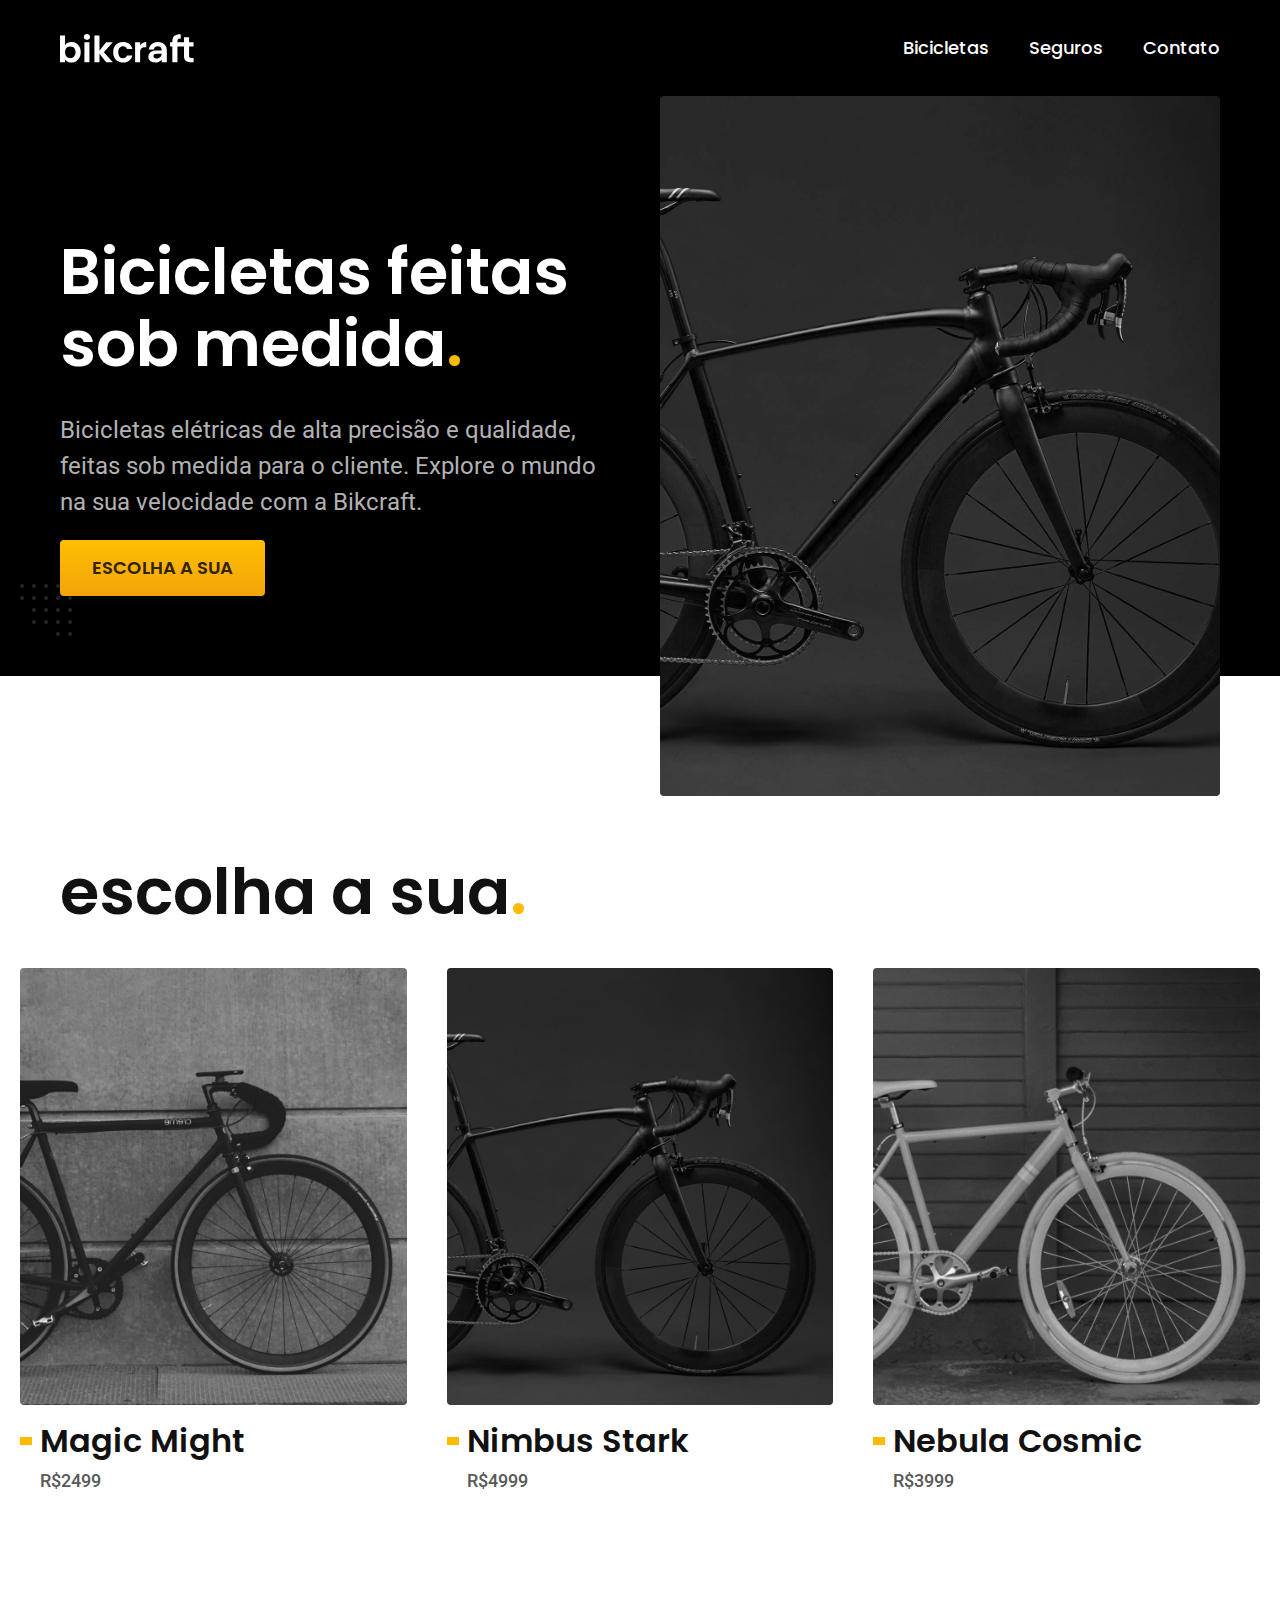
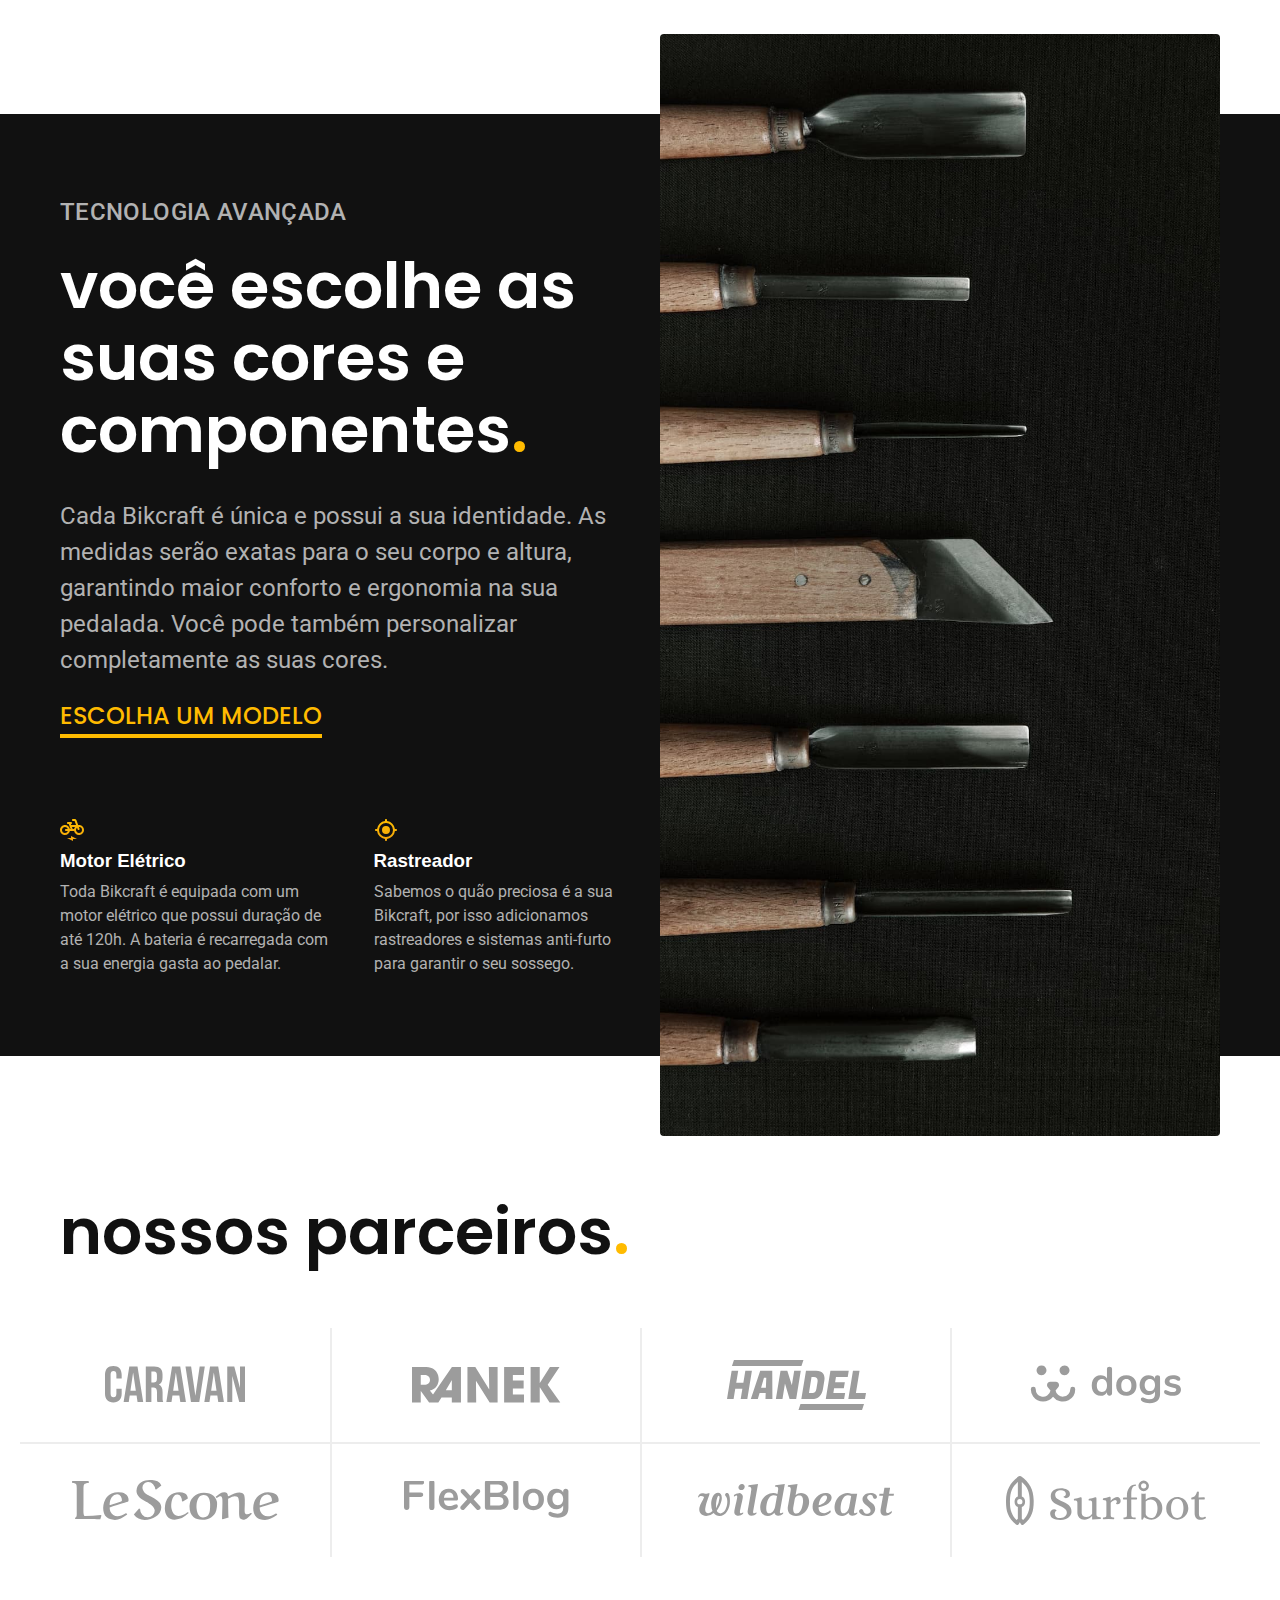
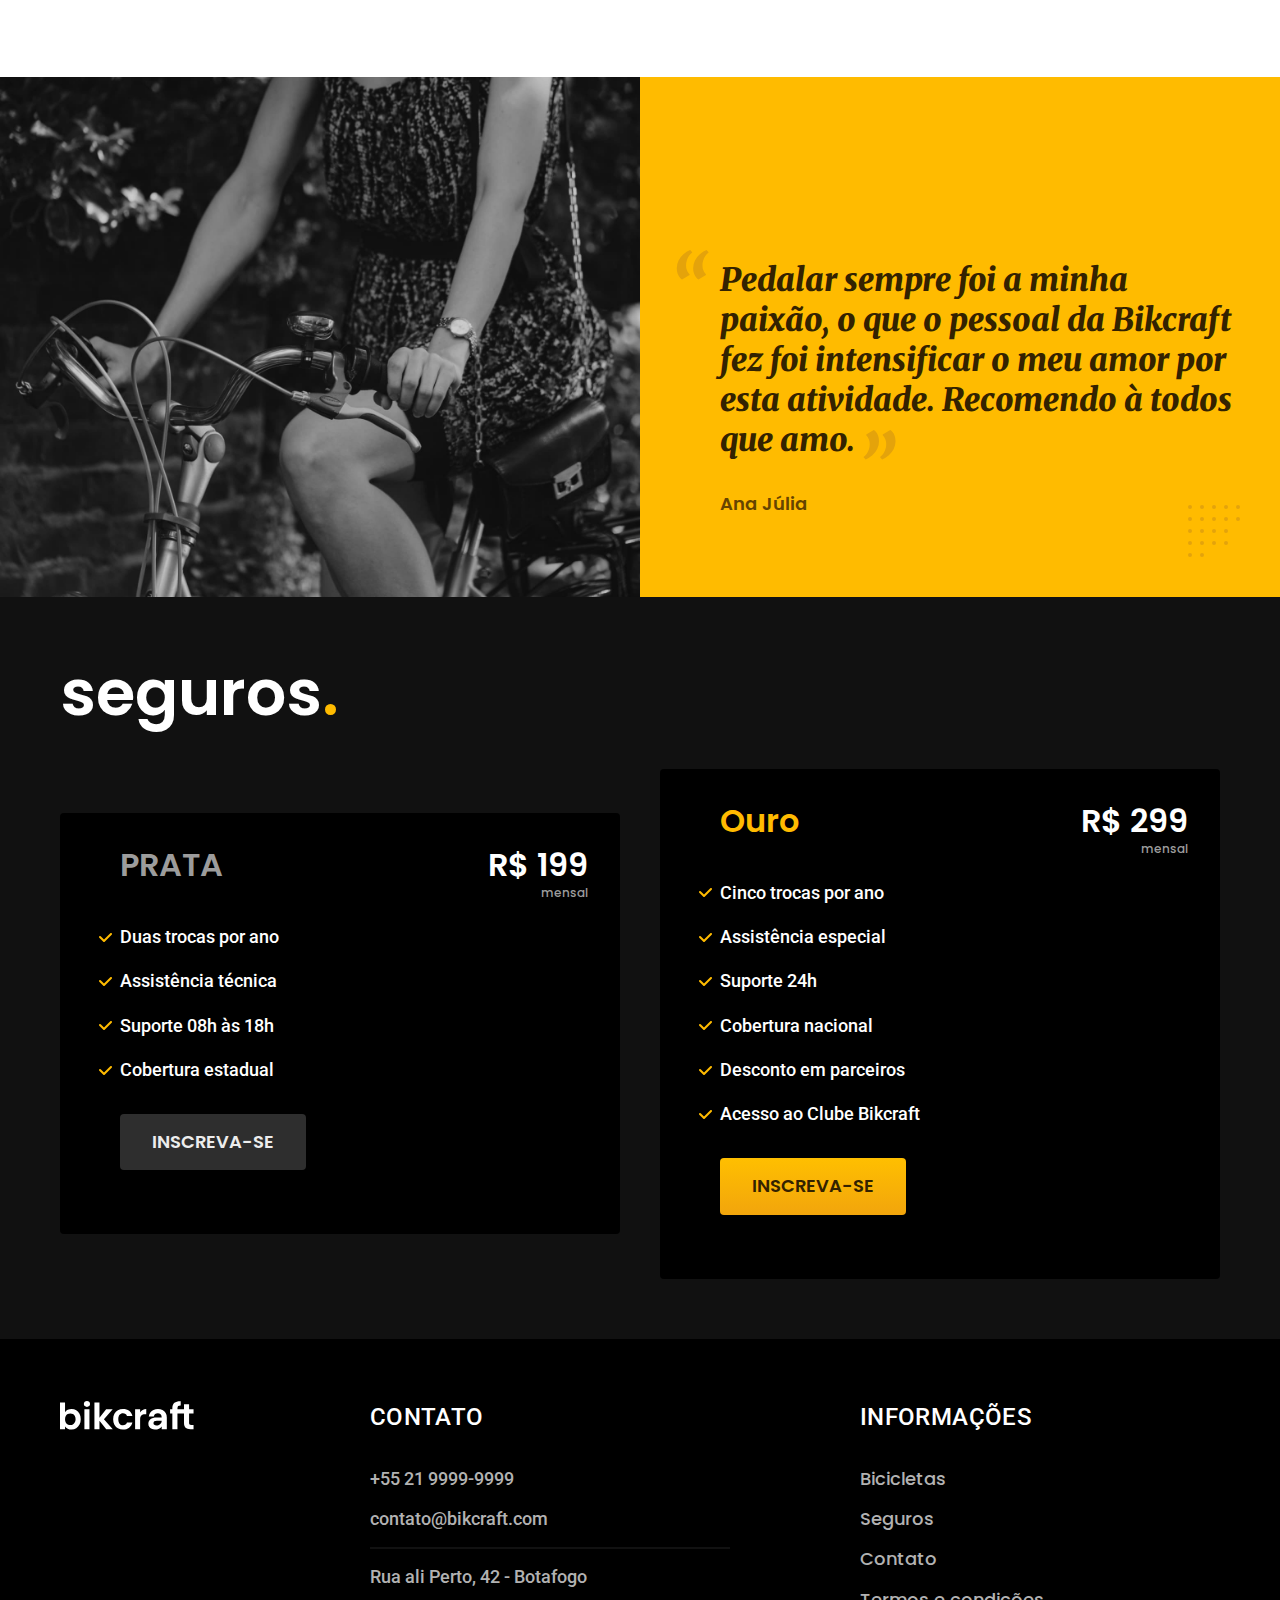
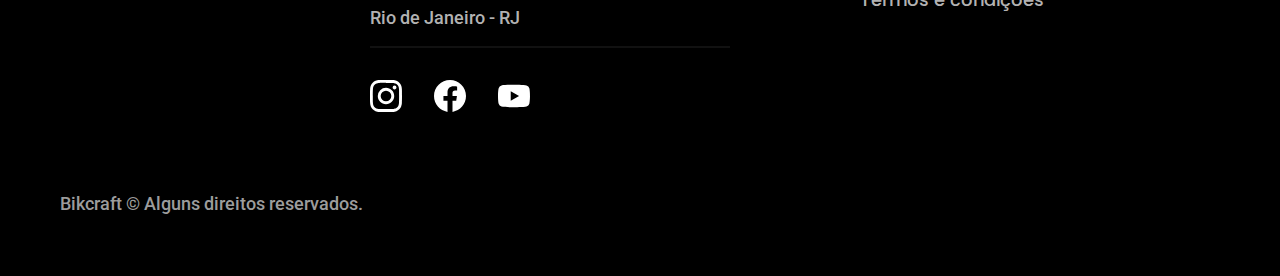
<file: index.html>
<!DOCTYPE html>
<html lang="pt-br">

<head>
  <meta charset="UTF-8">
  <meta http-equiv="X-UA-Compatible" content="IE=edge">
  <meta name="viewport" content="width=device-width, initial-scale=1.0">
  <meta name="description" content="Bicicletas elétricas de alta precisão e qualidade,  feitas sob medida para o cliente. Explore o mundo na sua velocidade com a Bikcraft.">
  <title>Bikcraft - Bicicletas Elétricas</title>

  <link rel="icon" href="./favicon.svg" type="image/svg+xml">
  <link rel="preload" href="./css/index.css" as="style">
  <link rel="stylesheet" href="./css/index.css">
  <link rel="preconnect" href="https://fonts.googleapis.com">
  <link rel="preconnect" href="https://fonts.gstatic.com" crossorigin>
  <link href="https://fonts.googleapis.com/css2?family=Merriweather:ital,wght@1,900&family=Poppins:wght@400;600&family=Roboto:wght@400;500&display=swap" rel="stylesheet">

  <script>
    document.documentElement.classList.add('js');
  </script>
</head>

<body>
  <header class="header-bg">
    <div class="container header">
      <a href="./"><img class="logobikcraft" src="./img/bikcraft.svg" width="136" height="32" alt="logo bikcraft"></a>


      <nav aria-label="primaria">
        <ul class="header-menu font-1-m cor-0">
          <li><a href="./bicicletas.html">Bicicletas</a></li>
          <li><a href="./seguros.html">Seguros</a></li>
          <li><a href="./contato.html">Contato</a></li>
        </ul>
      </nav>
    </div>
  </header>
  <main class="introducao-bg">
    <div class="container introducao">
      <div class="introducao-conteudo">
        <h1 class="font-1-xxl cor-0 fadeInDown" data-anime="200">Bicicletas feitas sob medida<span class="cor-p1">.</span></h1>
        <p class="font-2-l cor-5 fadeInDown" data-anime="400">Bicicletas elétricas de alta precisão e qualidade, feitas sob medida para o cliente. Explore o mundo na sua velocidade com a Bikcraft.</p>
        <a class="botao fadeInDown" data-anime="600" href="./bicicletas.html">Escolha a sua</a>
      </div>
      <picture data-anime="800" class="fadeInDown">
        <source media="(max-width: 800px)" srcset="./img/bicicletas/nimbus.jpg">
        <img src="./img/fotos/introducao.jpg" width="1280" height="1600" alt="Bicicleta elétrica preta" height="560">
      </picture>
    </div>
  </main>

  <article class="bicicletas-lista">
    <h2 class="container font-1-xxl">escolha a sua<span class="cor-p1">.</span></h2>

    <ul class="bicicletas-lista-item">

      <li>
        <a href="./bicicletas/magic.html">
          <img src="./img/bicicletas/magic-home.jpg" width="920" height="1040" alt="Bicicleta preta">
          <h3 class="font-1-xl">Magic Might</h3>
          <span class="font-2-m cor-8">R$2499</span>
        </a>
      </li>
      <li>
        <a href="./bicicletas/nimbus.html">
          <img src="./img/bicicletas/nimbus-home.jpg" width="920" height="1040" alt="Bicicleta preta">
          <h3 class="font-1-xl">Nimbus Stark</h3>
          <span class="font-2-m cor-8">R$4999</span>
        </a>
      </li>
      <li>
        <a href="./bicicletas/nebula.html">
          <img src="./img/bicicletas/nebula-home.jpg" width="920" height="1040" alt="Bicicleta preta">
          <h3 class="font-1-xl">Nebula Cosmic</h3>
          <span class="font-2-m cor-8">R$3999</span>
        </a>
      </li>
    </ul>
  </article>

  <article class="tecnologia-bg">
    <div class=" tecnologia container">
      <div class="tecnologia-conteudo">
        <span class="font-2-l-b cor-5">Tecnologia avançada</span>
        <h2 class="font-1-xxl cor-0">você escolhe as suas cores e componentes<span class="cor-p1">.</span></h2>
        <p class="font-2-l cor-5">Cada Bikcraft é única e possui a sua identidade. As medidas serão exatas para o seu corpo e altura, garantindo maior conforto e ergonomia na sua pedalada. Você pode também personalizar completamente as suas cores.</p>
        <a class=" link" href="./bicicletas.html">Escolha um modelo</a>
        <div class="tecnologia-vantagens">
          <div>
            <img src="./img/icones/eletrica.svg" alt="">
            <h3 class="font 1-m cor-0">Motor Elétrico</h3>
            <p class="font-2-s cor-5">Toda Bikcraft é equipada com um motor elétrico que possui duração de até 120h. A bateria é recarregada com a sua energia gasta ao pedalar.</p>
          </div>
          <div>
            <img src="./img/icones/rastreador.svg" alt="">
            <h3 class="font 1-m cor-0">Rastreador</h3>
            <p class="font-2-s cor-5">Sabemos o quão preciosa é a sua Bikcraft, por isso adicionamos rastreadores e sistemas anti-furto para garantir o seu sossego.</p>
          </div>
        </div>
      </div>
      <div class="tecnologia-imagem">
        <img src="./img/fotos/tecnologia.jpg" alt="">
      </div>
    </div>
  </article>

  <section class="parceiros" aria-label="Nossos Parceiros">
    <h2 class="container font-1-xxl cor-11">nossos parceiros<span class="cor-p1">.</span></h2>
    <ul>
      <li><img src="./img/parceiros/caravan.svg" width="140" height="38" alt="caravan"></li>
      <li><img src="./img/parceiros/ranek.svg" width="149" height="36" alt=""></li>
      <li><img src="./img/parceiros/handel.svg" width="139" height="50" alt="handel"></li>
      <li><img src="./img/parceiros/dogs.svg" width="152" height="39" alt="dogs"></li>
      <li><img src="./img/parceiros/lescone.svg" width="208" height="41" alt="lescone"></li>
      <li><img src="./img/parceiros/flexblog.svg" width="165" height="38" alt="flexblog"></li>
      <li><img src="./img/parceiros/wildbeast.svg" width="196" height="34" alt="wildbeast"></li>
      <li><img src="./img/parceiros/surfbot.svg" width="200" height="49" alt="surfbot"></li>
    </ul>
  </section>

  <section class="depoimento" aria-label="Depoimento">
    <div>
      <img src="./img/fotos/depoimento.jpg" width="1560" height="1360" alt="pessoa pedalando com uma bicicleta bikcraft">
    </div>
    <div class="depoimento-conteudo">
      <blockquote class="font-1-xl cor-p5">
        <p>Pedalar sempre foi a minha paixão, o que o pessoal da Bikcraft fez foi intensificar o meu amor por esta atividade. Recomendo à todos que amo.
        </p>
      </blockquote>
      <span class="font-1-m-b cor-p4">Ana Júlia</span>
    </div>
  </section>

  <article class="seguros-bg">
    <div class="container seguros ">
      <h2 class="font-1-xxl cor-0">seguros<span class="cor-p1">.</span></h2>
      <div class="seguros-item">
        <h3 class="font-1-xl cor-6">PRATA</h3>
        <span class="font-1-xl cor-0">R$ 199 <span class="font-1-xs cor-6">mensal</span></span>
        <ul class="font-2-m cor-0">
          <li>Duas trocas por ano</li>
          <li>Assistência técnica</li>
          <li>Suporte 08h às 18h</li>
          <li>Cobertura estadual</li>
        </ul>
        <a class="botao secundario" href="./orcamento.html">Inscreva-se</a>
      </div>
      <div class="seguros-item">
        <h3 class="font-1-xl cor-p1">Ouro</h3>
        <span class="font-1-xl cor-0">R$ 299 <span class="font-1-xs cor-6">mensal</span></span>
        <ul class="font-2-m cor-0">
          <li>Cinco trocas por ano</li>
          <li>Assistência especial</li>
          <li>Suporte 24h</li>
          <li>Cobertura nacional</li>
          <li>Desconto em parceiros</li>
          <li>Acesso ao Clube Bikcraft</li>
        </ul>
        <a class="botao" href="./orcamento.html">Inscreva-se</a>
      </div>
    </div>
  </article>

  <footer class="footer-bg">
    <div class="footer container">
      <img src="./img/bikcraft.svg" width="136" height="32" alt="Bikcraft">

      <div class="footer-contato">
        <h3 class="font-2-l-b cor-0">Contato</h3>
        <ul class="cor-5 font-2-m">
          <li><a href="tel:+552199999999">+55 21 9999-9999</a></li>
          <li><a href="mailto:contato@bikcraft.com">contato@bikcraft.com</a></li>
          <li>Rua ali Perto, 42 - Botafogo</li>
          <li>Rio de Janeiro - RJ</li>
        </ul>
        <div class="footer-redes">
          <a href="./">
            <img src="./img/redes/instagram.svg" alt="Instagram">
          </a>
          <a href="./">
            <img src="./img/redes/facebook.svg" alt="Facebook">
          </a>
          <a href="./">
            <img src="./img/redes/youtube.svg" alt="Youtube">
          </a>
        </div>
      </div>

      <div class="footer-informacoes">
        <h3 class="font-2-l-b cor-0">INFORMAÇÕES</h3>
        <nav>
          <ul class="font-1-m cor-5">
            <li><a href="./bicicletas.html">Bicicletas</a></li>
            <li><a href="./seguros.html">Seguros</a></li>
            <li><a href="./contato.html">Contato</a></li>
            <li><a href="./termos.html">Termos e condições</a></li>
          </ul>
        </nav>
      </div>
      <p class="footer-copy font-2-m cor-6">Bikcraft © Alguns direitos reservados.</p>
    </div>
  </footer>

  <script src="./js/plugins/simple-anime.js"></script>
  <script src="./js/script.js"></script>

</body>

</html>
</file>
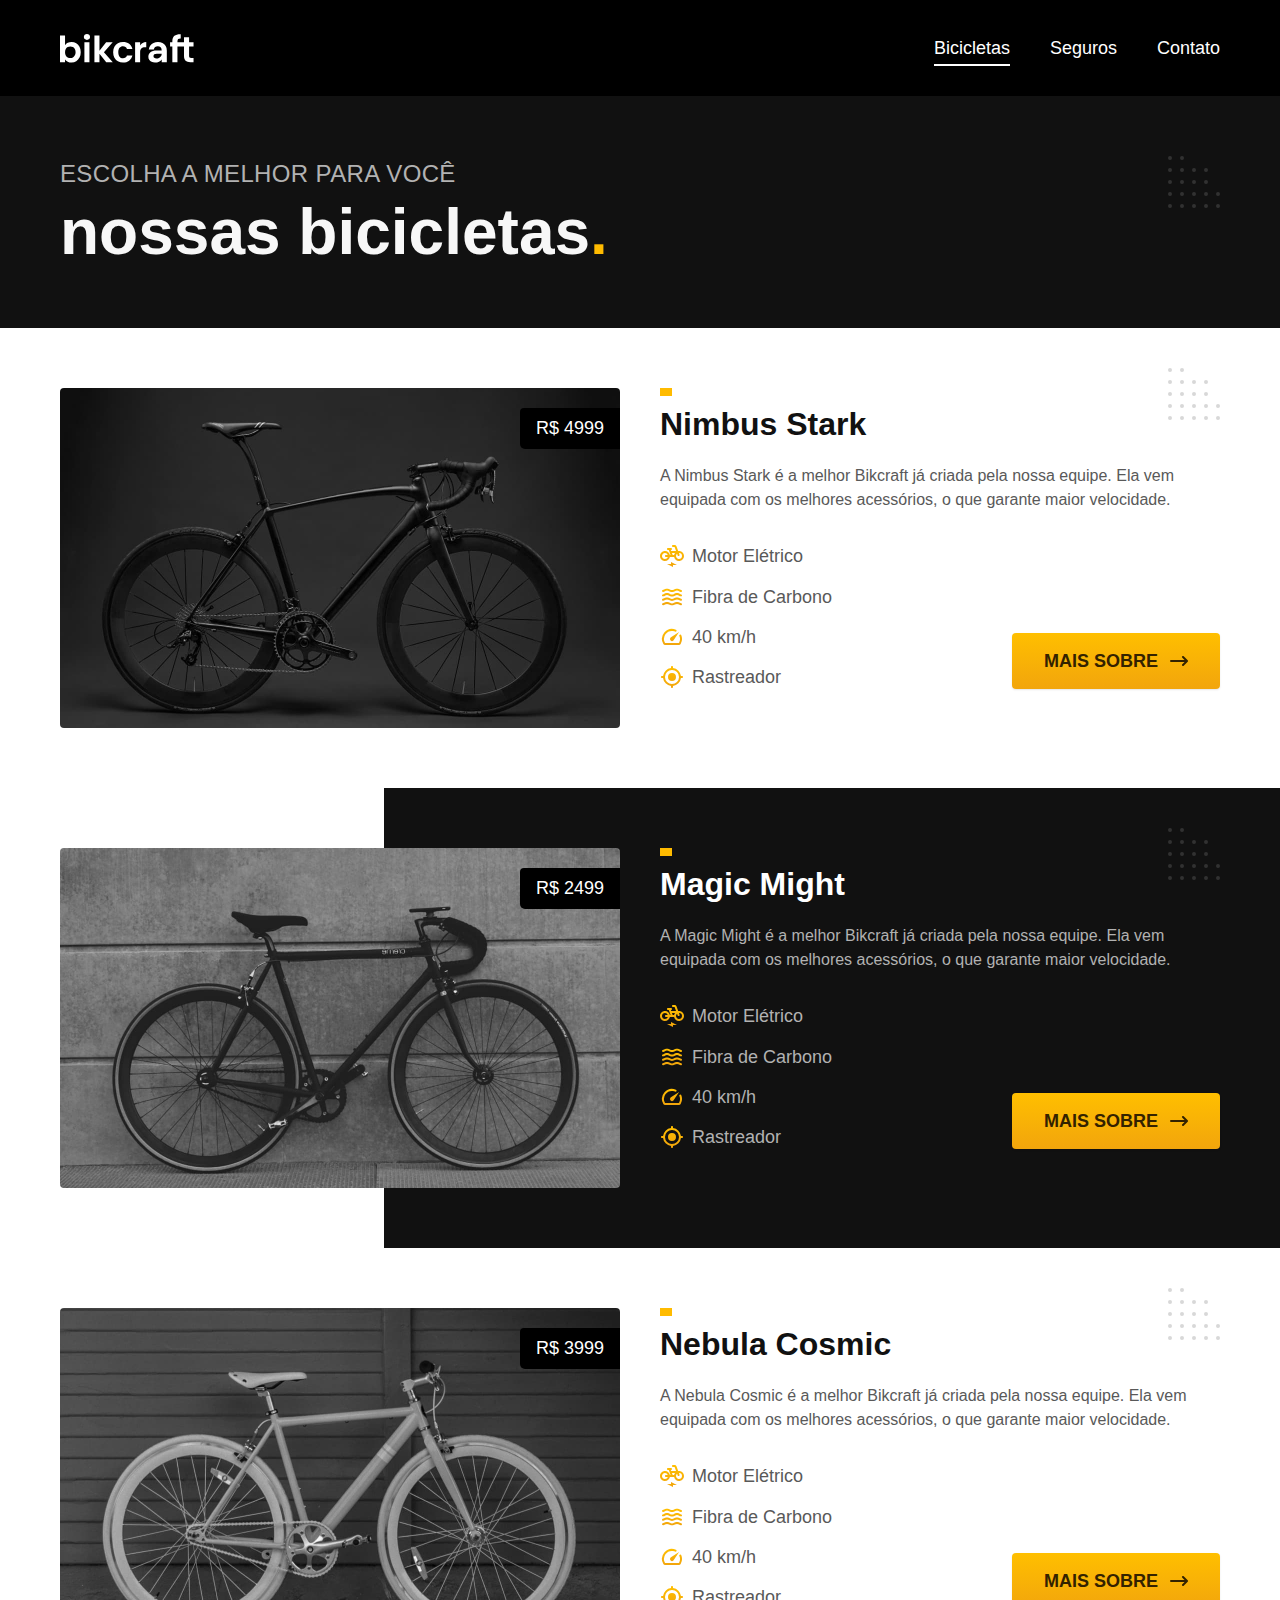
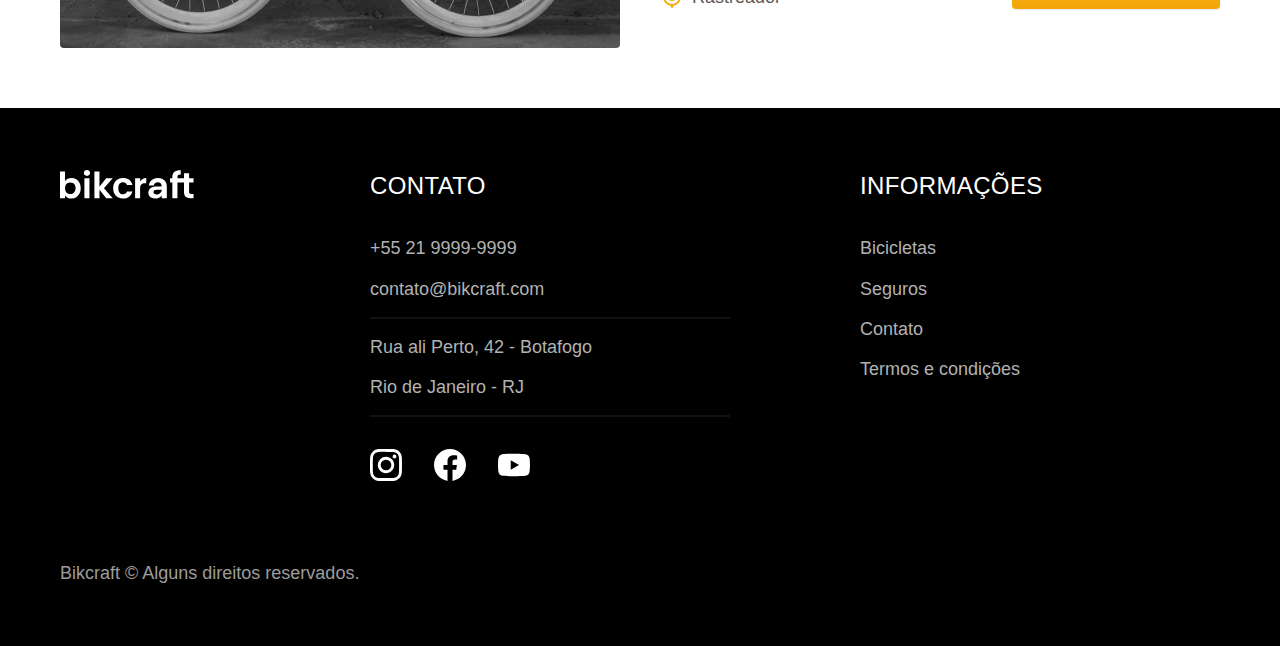
<file: bicicletas.html>
<!DOCTYPE html>
<html lang="en">

<head>
  <meta charset="UTF-8">
  <meta http-equiv="X-UA-Compatible" content="IE=edge">
  <meta name="viewport" content="width=device-width, initial-scale=1.0">
  <meta name="terms" content="Termos e condições da Bikcraft">
  <title>Bicicletas - Bikcraft</title>
  <link rel="icon" href="./favicon.svg" type="image/svg+xml">
  <link rel="preload" href="./css/index.css" as="style">
  <link rel="stylesheet" href="./css/index.css">
  <script>
    document.documentElement.classList.add('js');
  </script>
</head>

<body id="bicicletas">
  <header class="header-bg">
    <div class="container header">
      <a href="./"><img class="logobikcraft" src="./img/bikcraft.svg" alt="logo bikcraft"></a>


      <nav aria-label="primaria">
        <ul class="header-menu font-1-m cor-0">
          <li><a href="./bicicletas.html">Bicicletas</a></li>
          <li><a href="./seguros.html">Seguros</a></li>
          <li><a href="./contato.html">Contato</a></li>
        </ul>
      </nav>
    </div>
  </header>

  <main>
    <div class="titulo-bg">
      <div class="container titulo">
        <p class="font-2-l-b cor-5">Escolha a melhor para você</p>
        <h1 class="font-1-xxl cor-1">nossas bicicletas<span class="cor-p1">.</span></h1>
      </div>
    </div>

    <div class="container bicicletas">
      <div class="bicicletas-imagem">
        <img src="./img/bicicletas/nimbus.jpg" alt="">
        <span class="font-2-m cor-0 bicicletas-preco">R$ 4999</span>
      </div>
      <div class="bicicletas-conteudo">
        <h2 class="font-1-xl">Nimbus Stark</h2>
        <p class="font-2-s cor-8">A Nimbus Stark é a melhor Bikcraft já criada pela nossa equipe. Ela vem equipada com os melhores acessórios, o que garante maior velocidade.</p>
        <ul class="font-1-m cor-8">
          <li> <img src="./img/icones/eletrica.svg" alt=""> Motor Elétrico</li>
          <li> <img src="./img/icones/carbono.svg" alt="">Fibra de Carbono</li>
          <li> <img src="./img/icones/velocidade.svg" alt="">40 km/h</li>
          <li> <img src="./img/icones/rastreador.svg" alt="">Rastreador</li>
        </ul>
        <a class="botao seta" href="./bicicletas/nimbus.html">Mais sobre</a>
      </div>

    </div>
    <div class="bicicletas-bg">
      <div class="container bicicletas">
        <div class="bicicletas-imagem"><img src="./img/bicicletas/magic.jpg" alt="">
          <span class="font-2-m cor-0 bicicletas-preco">R$ 2499</span>
        </div>
        <div class="bicicletas-conteudo">
          <h2 class="font-1-xl cor-0">Magic Might</h2>
          <p class="font-2-s cor-5">A Magic Might é a melhor Bikcraft já criada pela nossa equipe. Ela vem equipada com os melhores acessórios, o que garante maior velocidade.</p>
          <ul class="font-1-m cor-5">
            <li> <img src="./img/icones/eletrica.svg" alt=""> Motor Elétrico</li>
            <li> <img src="./img/icones/carbono.svg" alt="">Fibra de Carbono</li>
            <li> <img src="./img/icones/velocidade.svg" alt="">40 km/h</li>
            <li> <img src="./img/icones/rastreador.svg" alt="">Rastreador</li>
          </ul>
          <a class="botao seta" href="./bicicletas/magic.html">Mais sobre</a>
        </div>

      </div>
    </div>

    <div class="container bicicletas">
      <div class="bicicletas-imagem">
        <img src="./img/bicicletas/nebula.jpg" alt="">
        <span class="font-2-m cor-0 bicicletas-preco">R$ 3999</span>
      </div>
      <div class="bicicletas-conteudo">
        <h2 class="font-1-xl">Nebula Cosmic</h2>
        <p class="font-2-s cor-8">A Nebula Cosmic é a melhor Bikcraft já criada pela nossa equipe. Ela vem equipada com os melhores acessórios, o que garante maior velocidade.</p>
        <ul class="font-1-m cor-8">
          <li> <img src="./img/icones/eletrica.svg" alt=""> Motor Elétrico</li>
          <li> <img src="./img/icones/carbono.svg" alt="">Fibra de Carbono</li>
          <li> <img src="./img/icones/velocidade.svg" alt="">40 km/h</li>
          <li> <img src="./img/icones/rastreador.svg" alt="">Rastreador</li>
        </ul>
        <a class="botao seta" href="./bicicletas/nebula.html">Mais sobre</a>
      </div>

    </div>

  </main>
  <footer class="footer-bg">
    <div class="footer container">
      <img src="./img/bikcraft.svg" alt="Bikcraft">

      <div class="footer-contato">
        <h3 class="font-2-l-b cor-0">Contato</h3>
        <ul class="cor-5 font-2-m">
          <li><a href="tel:+552199999999">+55 21 9999-9999</a></li>
          <li><a href="mailto:contato@bikcraft.com">contato@bikcraft.com</a></li>
          <li>Rua ali Perto, 42 - Botafogo</li>
          <li>Rio de Janeiro - RJ</li>
        </ul>
        <div class="footer-redes">
          <a href="./">
            <img src="./img/redes/instagram.svg" alt="Instagram">
          </a>
          <a href="./">
            <img src="./img/redes/facebook.svg" alt="Facebook">
          </a>
          <a href="./">
            <img src="./img/redes/youtube.svg" alt="Youtube">
          </a>
        </div>
      </div>

      <div class="footer-informacoes">
        <h3 class="font-2-l-b cor-0">INFORMAÇÕES</h3>
        <nav>
          <ul class="font-1-m cor-5">
            <li><a href="./bicicletas.html">Bicicletas</a></li>
            <li><a href="./seguros.html">Seguros</a></li>
            <li><a href="./contato.html">Contato</a></li>
            <li><a href="./termos.html">Termos e condições</a></li>
          </ul>
        </nav>
      </div>
      <p class="footer-copy font-2-m cor-6">Bikcraft © Alguns direitos reservados.</p>
    </div>
  </footer>
  <script src="./js/script.js"></script>

</body>

</html>
</file>
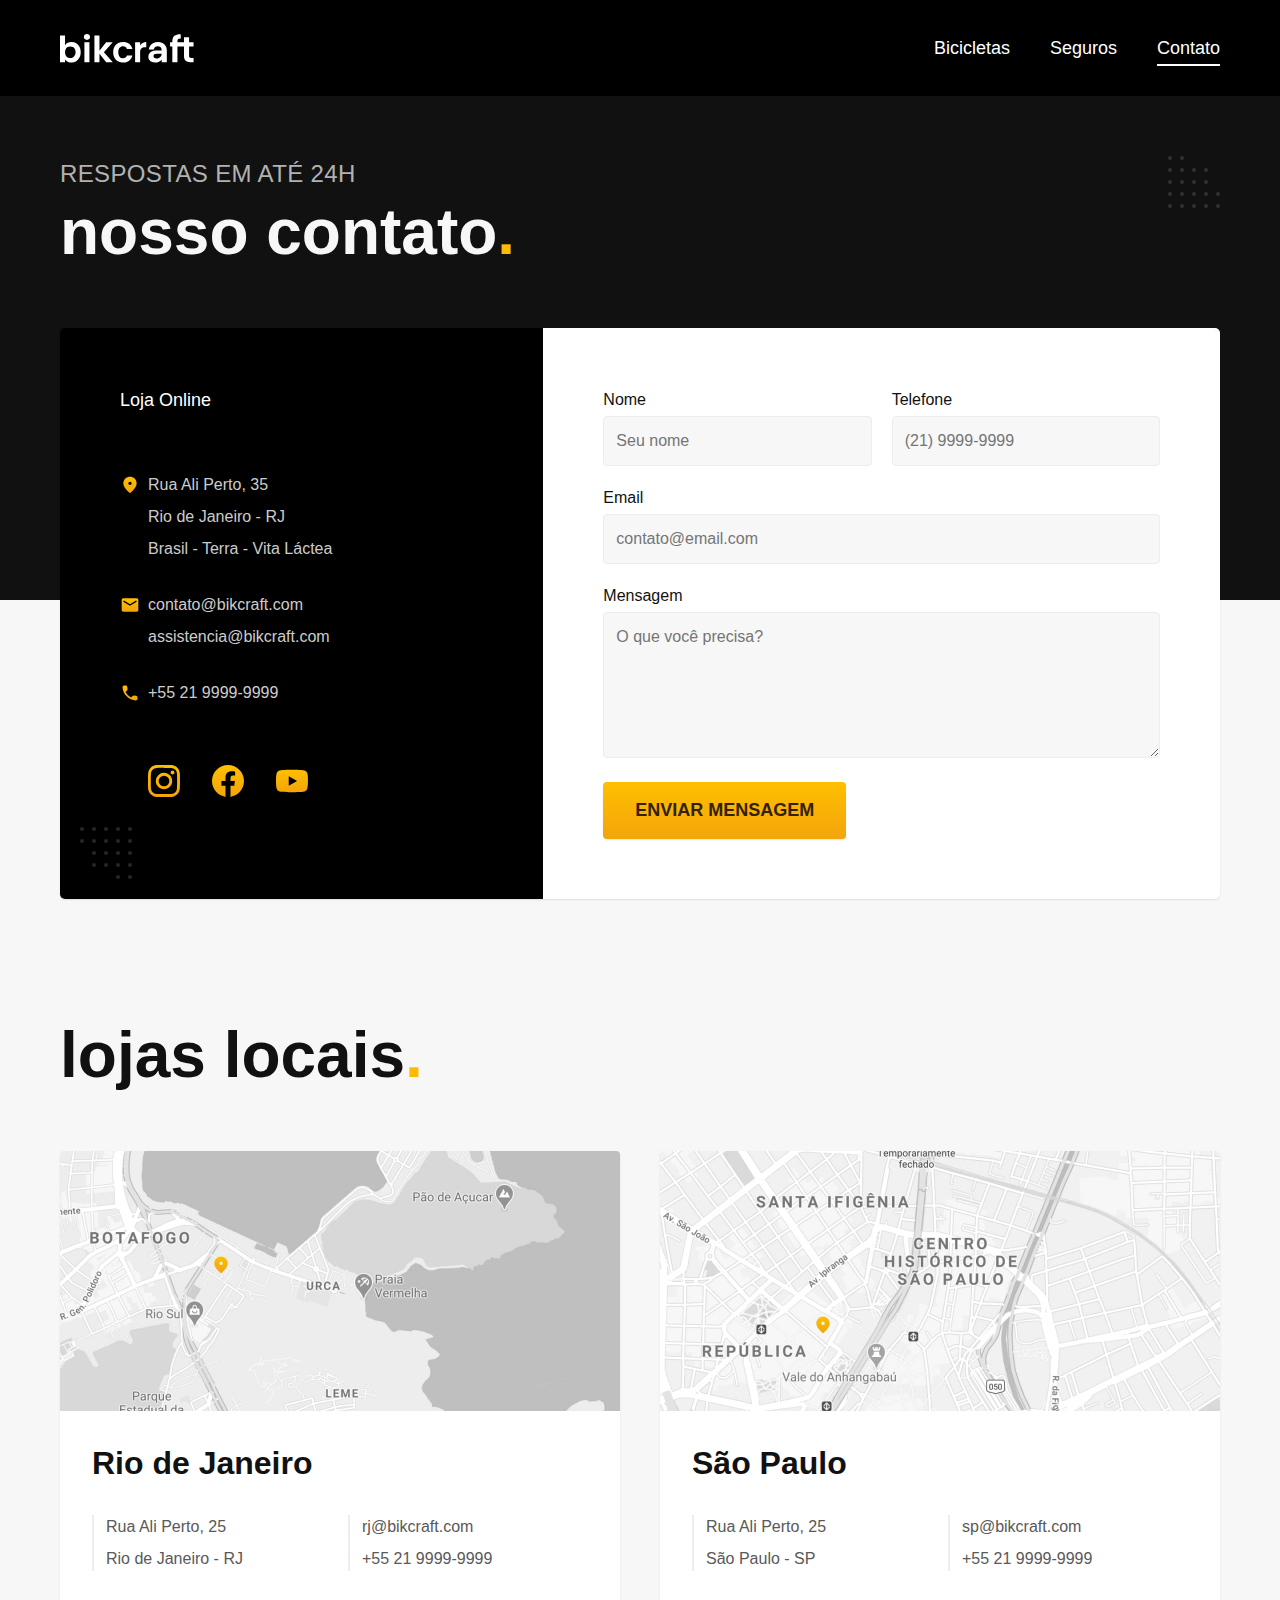
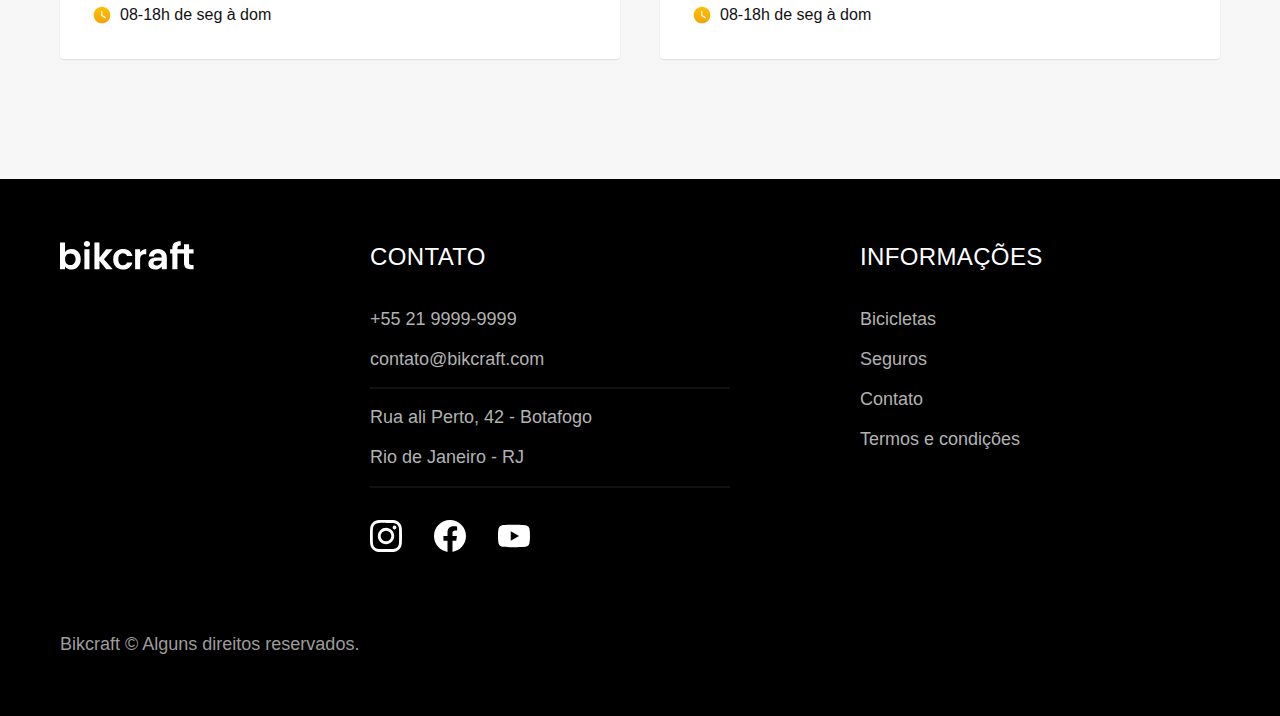
<file: contato.html>
<!DOCTYPE html>
<html lang="en">

<head>
  <meta charset="UTF-8">
  <meta http-equiv="X-UA-Compatible" content="IE=edge">
  <meta name="viewport" content="width=device-width, initial-scale=1.0">
  <meta name="terms" content="Formulários de contato da Bikcraft">
  <title>Contato - Bikcraft</title>
  <link rel="icon" href="./favicon.svg" type="image/svg+xml">
  <link rel="preload" href="./css/index.css" as="style">
  <link rel="stylesheet" href="./css/index.css">
  <script>
    document.documentElement.classList.add('js');
  </script>
</head>

<body id="contato">
  <header class="header-bg">
    <div class="container header">
      <a href="./"><img class="logobikcraft" src="./img/bikcraft.svg" alt="logo bikcraft"></a>


      <nav aria-label="primaria">
        <ul class="header-menu font-1-m cor-0">
          <li><a href="./bicicletas.html">Bicicletas</a></li>
          <li><a href="./seguros.html">Seguros</a></li>
          <li><a href="./contato.html">Contato</a></li>
        </ul>
      </nav>
    </div>


  </header>
  <main>
    <div class="titulo-bg">
      <div class="container titulo">
        <p class="font-2-l-b cor-5">respostas em até 24h</p>
        <h1 class="font-1-xxl cor-1">nosso contato<span class="cor-p1">.</span></h1>
      </div>
    </div>
    <div class="contato container">
      <section class="contato-dados" aria-label="Endereço">
        <h2 class="font-1-m cor-0">Loja Online</h2>
        <div class="contato-endereco font-2-s cor-4">
          <p>Rua Ali Perto, 35</p>
          <p>Rio de Janeiro - RJ</p>
          <p>Brasil - Terra - Vita Láctea</p>
        </div>
        <address class="contato-meios font-2-s cor-4">
          <a href="mailto:contato@bikcraft.com">contato@bikcraft.com</a>
          <a href="mailto:assistencia@bikcraft.com">assistencia@bikcraft.com</a>
          <a href="tel: +55 21 9999-9999">+55 21 9999-9999</a>
        </address>
        <div class="contato-redes">
          <a href="./">
            <img src="./img/redes/instagram-p.svg" alt="Instagram">
          </a>
          <a href="./">
            <img src="./img/redes/facebook-p.svg" alt="Facebook">
          </a>
          <a href="./">
            <img src="./img/redes/youtube-p.svg" alt="Youtube">
          </a>
        </div>




      </section>
      <section class="contato-formulario" aria-label="Formulário">
        <form class="form" action="./contato.html">
          <div>
            <label for="nome">Nome</label>
            <input type="text" id="nome" name="nome" placeholder="Seu nome">
          </div>
          <div>
            <label for="telefone">Telefone</label>
            <input type="text" id="telefone" name="telefone" placeholder="(21) 9999-9999">
          </div>
          <div class="col-2">
            <label for="email">Email</label>
            <input type="email" id="email" name="email" placeholder="contato@email.com">
          </div>
          <div class="col-2">
            <label for="mensagem">Mensagem</label>
            <textarea rows="5" id="mensagem" name="mensagem" placeholder="O que você precisa?"></textarea>
          </div>
          <button class="botao col-2">Enviar Mensagem</button>
        </form>
      </section>
    </div>
  </main>

  <article class="lojas container">
    <h2 class="font-1-xxl">lojas locais<span class="cor-p1">.</span></h2>
    <div class="lojas-item">
      <img src="./img/lojas/rj.jpg" alt="mapa marcando o endereço em rua ali perto, 25, Rio de Janeiro">
      <div class="lojas-conteudo">
        <h3 class="font-1-xl">Rio de Janeiro</h3>
        <div class="lojas-dados font-2-s cor-8">
          <p>Rua Ali Perto, 25</p>
          <p>Rio de Janeiro - RJ</p>
        </div>
        <div class="lojas-dados font-2-s cor-8">
          <a href="mailto:rj@bikcraft.com">rj@bikcraft.com</a>
          <a href="tel: +55 21 9999-9999">+55 21 9999-9999</a>
        </div>
        <p class="lojas-tempo font-1-s"> <img src="./img/icones/horario.svg" alt=""> 08-18h de seg à dom</p>
      </div>
    </div>

    <div class="lojas-item">
      <img src="./img/lojas/sp.jpg" alt="mapa marcando o endereço em rua ali perto, 25, São Paulo">
      <div class="lojas-conteudo">
        <h3 class="font-1-xl">São Paulo</h3>
        <div class="lojas-dados font-2-s cor-8">
          <p>Rua Ali Perto, 25</p>
          <p>São Paulo - SP</p>
        </div>
        <div class="lojas-dados font-2-s cor-8">
          <a href="mailto:rj@bikcraft.com">sp@bikcraft.com</a>
          <a href="tel: +55 11 9999-9999">+55 21 9999-9999</a>
        </div>
        <p class="lojas-tempo font-1-s"> <img src="./img/icones/horario.svg" alt=""> 08-18h de seg à dom</p>
      </div>
    </div>





  </article>



  <footer class="footer-bg">
    <div class="footer container">
      <img src="./img/bikcraft.svg" alt="Bikcraft">

      <div class="footer-contato">
        <h3 class="font-2-l-b cor-0">Contato</h3>
        <ul class="cor-5 font-2-m">
          <li><a href="tel:+552199999999">+55 21 9999-9999</a></li>
          <li><a href="mailto:contato@bikcraft.com">contato@bikcraft.com</a></li>
          <li>Rua ali Perto, 42 - Botafogo</li>
          <li>Rio de Janeiro - RJ</li>
        </ul>
        <div class="footer-redes">
          <a href="./">
            <img src="./img/redes/instagram.svg" alt="Instagram">
          </a>
          <a href="./">
            <img src="./img/redes/facebook.svg" alt="Facebook">
          </a>
          <a href="./">
            <img src="./img/redes/youtube.svg" alt="Youtube">
          </a>
        </div>
      </div>

      <div class="footer-informacoes">
        <h3 class="font-2-l-b cor-0">INFORMAÇÕES</h3>
        <nav>
          <ul class="font-1-m cor-5">
            <li><a href="./bicicletas.html">Bicicletas</a></li>
            <li><a href="./seguros.html">Seguros</a></li>
            <li><a href="./contato.html">Contato</a></li>
            <li><a href="./termos.html">Termos e condições</a></li>
          </ul>
        </nav>
      </div>
      <p class="footer-copy font-2-m cor-6">Bikcraft © Alguns direitos reservados.</p>
    </div>
  </footer>
  <script src="./js/script.js"></script>

</body>

</html>
</file>
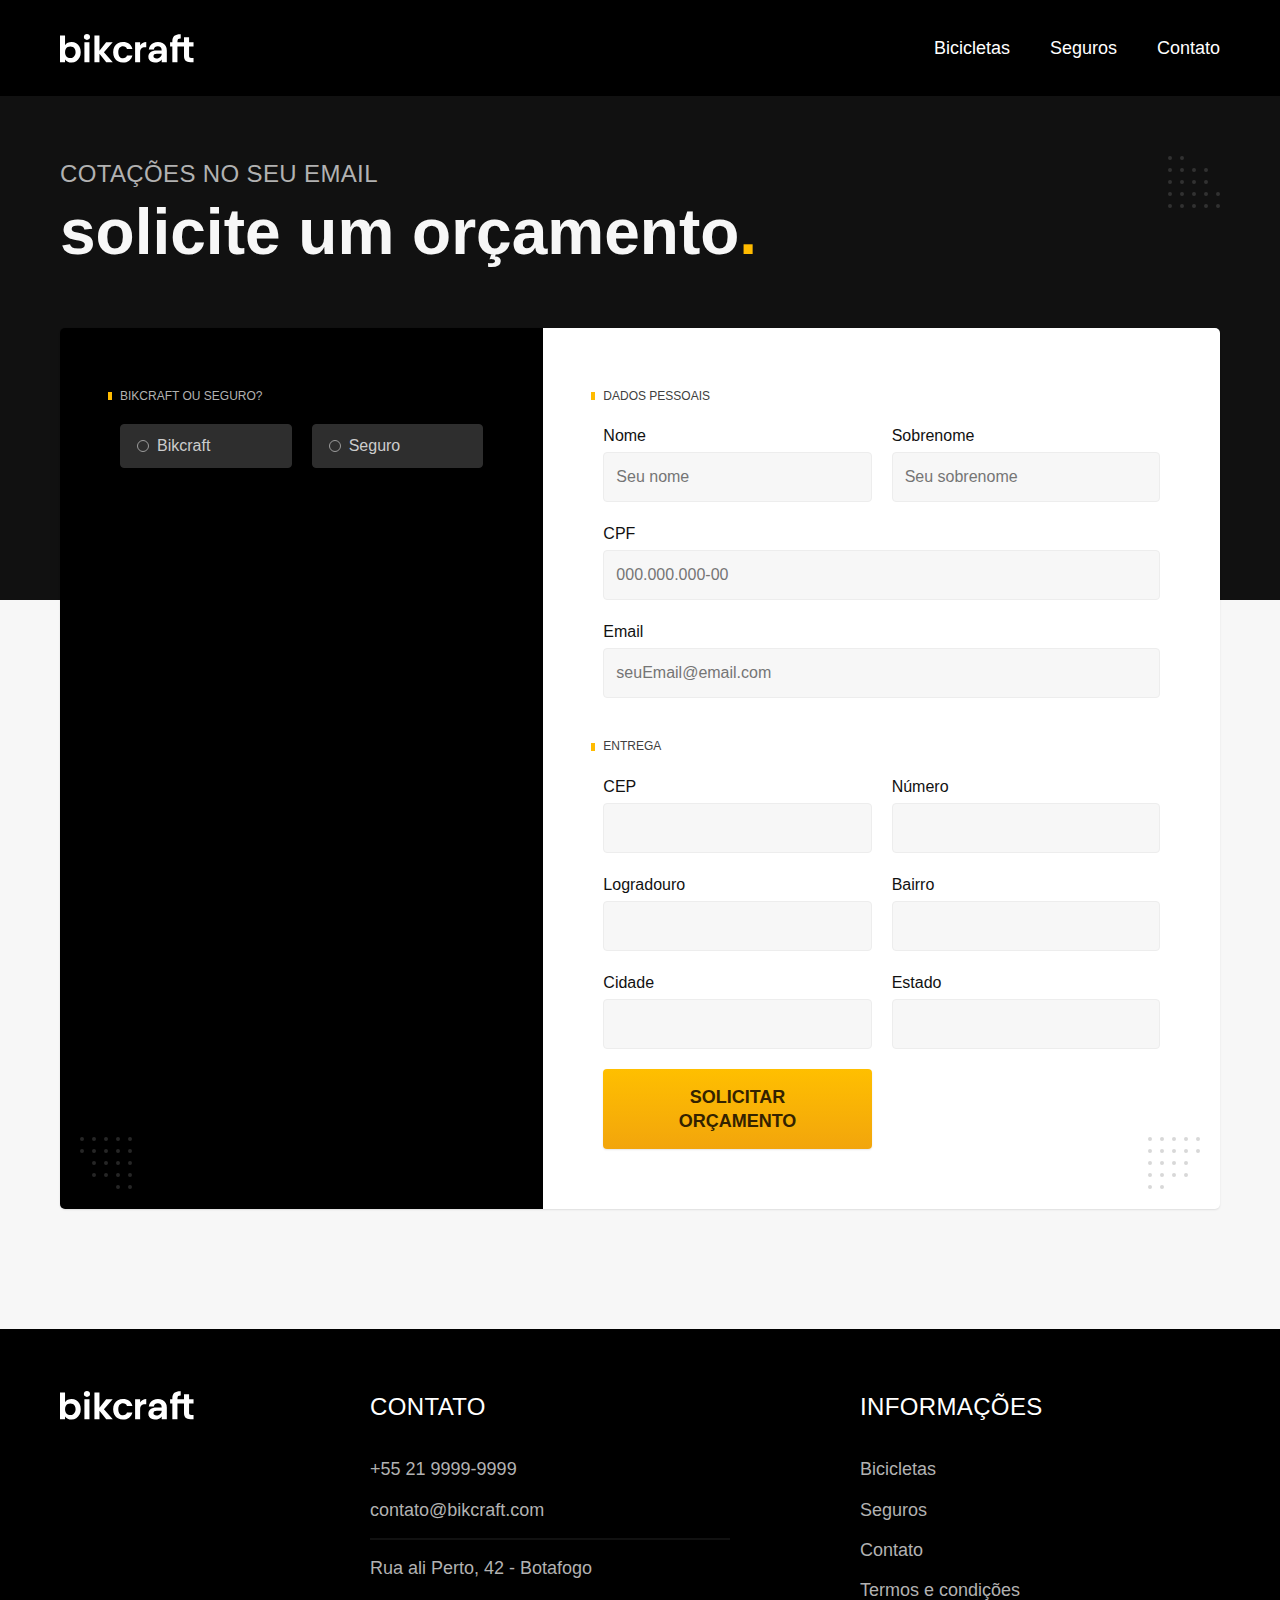
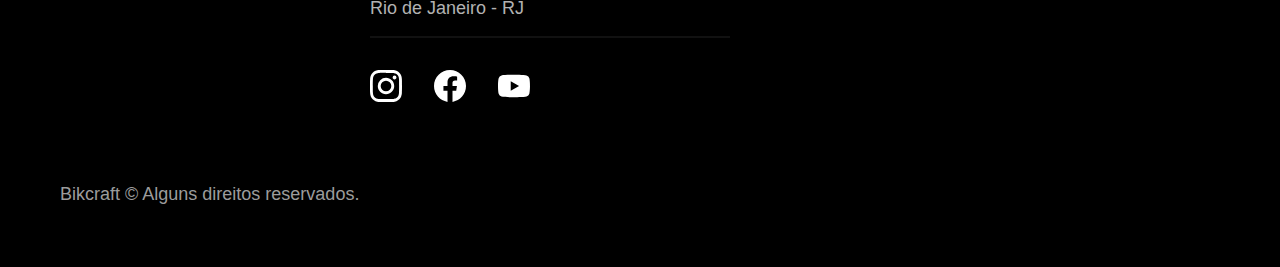
<file: orcamento.html>
<!DOCTYPE html>
<html lang="en">

<head>
  <meta charset="UTF-8">
  <meta http-equiv="X-UA-Compatible" content="IE=edge">
  <meta name="viewport" content="width=device-width, initial-scale=1.0">
  <meta name="terms" content="Formulário de orçamento da Bikcraft">
  <title>Orçamento - Bikcraft</title>
  <link rel="icon" href="./favicon.svg" type="image/svg+xml">
  <link rel="preload" href="./css/index.css" as="style">
  <link rel="stylesheet" href="./css/index.css">
  <script>
    document.documentElement.classList.add('js');
  </script>
</head>

<body id="orcamento">
  <header class="header-bg">
    <div class="container header">
      <a href="./"><img class="logobikcraft" src="./img/bikcraft.svg" alt="logo bikcraft"></a>


      <nav aria-label="primaria">
        <ul class="header-menu font-1-m cor-0">
          <li><a href="./bicicletas.html">Bicicletas</a></li>
          <li><a href="./seguros.html">Seguros</a></li>
          <li><a href="./contato.html">Contato</a></li>
        </ul>
      </nav>
    </div>


  </header>
  <main>
    <div class="titulo-bg">
      <div class="container titulo">
        <p class="font-2-l-b cor-5">COTAÇÕES NO SEU EMAIL</p>
        <h1 class="font-1-xxl cor-1">solicite um orçamento<span class="cor-p1">.</span></h1>
      </div>
    </div>

    <!-- Início formulário inteiro -->
    <form class="orcamento container" action="./">
      <!-- Primeira parte do form -->


      <div class="orcamento-produto">

        <!-- Primeira pergunta - bikcraft ou seguro -->
        <h2 class="font-1-xs cor-5">Bikcraft ou seguro?</h2>

        <input type="radio" name="tipo" id="bikcraft" value="bikcraft">
        <label for="bikcraft">Bikcraft</label>

        <input type="radio" name="tipo" id="seguro" value="seguro">
        <label for="seguro">Seguro</label>

        <!-- Segunda pergunta - div bikcraft ou div seguro -->
        <div class="orcamento-conteudo" id="orcamento-bikcraft">
          <h2 class="font-1-xs cor-5">Escolha a sua:</h2>

          <input type="radio" name="produto" value="nimbus" id="nimbus">
          <label for="nimbus">Nimbus Stark<span> R$ 4999</span></label>

          <!-- div detalhes de cada escolha -->
          <div class="orcamento-detalhes">
            <ul class="font-1-xs cor-8">
              <li>
                <img src="./img/icones/eletrica.svg" alt="">
                Motor Elétrico
              </li>
              <li>
                <img src="./img/icones/carbono.svg" alt="">
                Fibra de Carbono
              </li>
              <li>
                <img src="./img/icones/velocidade.svg" alt="">
                40 km/h
              </li>
              <li>
                <img src="./img/icones/rastreador.svg" alt="">
                Rastreador
              </li>
            </ul>
            <img src="./img/bicicletas/nimbus.jpg" alt="">
          </div>

          <input type="radio" name="produto" value="magic" id="magic">
          <label for="magic">Magic Might<span> R$ 2499</span></label>
          <div class="orcamento-detalhes">
            <ul class="font-1-xs cor-8">
              <li>
                <img src="./img/icones/eletrica.svg" alt="">
                Motor Elétrico
              </li>
              <li>
                <img src="./img/icones/carbono.svg" alt="">
                Fibra de Carbono
              </li>
              <li>
                <img src="./img/icones/velocidade.svg" alt="">
                45 km/h
              </li>
              <li>
                <img src="./img/icones/rastreador.svg" alt="">
                Rastreador
              </li>

            </ul>
            <img src="./img/bicicletas/magic.jpg" alt="">
          </div>

          <input type="radio" name="produto" value="nebula" id="nebula">
          <label for="nebula">Nebula Cosmic<span> R$ 3999</span></label>
          <div class="orcamento-detalhes">
            <ul class="font-1-xs cor-8">
              <li>
                <img src="./img/icones/eletrica.svg" alt="">
                Motor Elétrico
              </li>
              <li>
                <img src="./img/icones/carbono.svg" alt="">
                Fibra de Carbono
              </li>
              <li>
                <img src="./img/icones/velocidade.svg" alt="">
                40 km/h
              </li>
              <li>
                <img src="./img/icones/rastreador.svg" alt="">
                Rastreador
              </li>
            </ul>
            <img src="./img/bicicletas/nebula.jpg" alt="">

          </div>
        </div>

        <div class="orcamento-conteudo" id="orcamento-seguro">
          <h2 class="font-1-xs cor-5">Escolha o plano:</h2>

          <input type="radio" name="produto" value="prata" id="prata">
          <label for="prata">Prata<span> R$ 199</span></label>

          <input type="radio" name="produto" value="ouro" id="ouro">
          <label for="ouro">Ouro<span> R$ 299</span></label>

        </div>

      </div>

      <!-- Segunda parte do form - dados -->
      <div class="orcamento-dados form">
        <h2 class="font-1-xs cor-9 col-2">Dados pessoais</h2>
        <div>
          <label for="nome">Nome</label>
          <input type="text" id="nome" name="nome" placeholder="Seu nome">
        </div>
        <div>
          <label for="nome">Sobrenome</label>
          <input type="text" id="sobrenome" name="sobrenome" placeholder="Seu sobrenome">
        </div>
        <div class="col-2">
          <label for="cpf">CPF</label>
          <input type="text" id="cpf" name="cpf" placeholder="000.000.000-00">
        </div>
        <div class="col-2">
          <label for="email">Email</label>
          <input type="email" id="email" name="email" placeholder="seuEmail@email.com">
        </div>
        <h2 class="font-1-xs cor-9 col-2">Entrega</h2>
        <div>
          <label for="cep">CEP</label>
          <input type="text" id="cep" name="cep">
        </div>
        <div>
          <label for="numero">Número</label>
          <input type="text" id="numero" name="numero">
        </div>
        <div>
          <label for="logradouro">Logradouro</label>
          <input type="text" id="logradouro" name="logradouro">
        </div>
        <div>
          <label for="bairro">Bairro</label>
          <input type="text" id="bairro" name="bairro">
        </div>
        <div>
          <label for="cidade">Cidade</label>
          <input type="text" id="cidade" name="cidade">
        </div>
        <div>
          <label for="estado">Estado</label>
          <input type="text" id="estado" name="estado">
        </div>
        <!-- <input type="checkbox">
        <label for="">Li e aceito os termos e condições.</label> -->
        <button class="botao">Solicitar orçamento</button>
      </div>
    </form>

  </main>

  <footer class="footer-bg">
    <div class="footer container">
      <img src="./img/bikcraft.svg" alt="Bikcraft">

      <div class="footer-contato">
        <h3 class="font-2-l-b cor-0">Contato</h3>
        <ul class="cor-5 font-2-m">
          <li><a href="tel:+552199999999">+55 21 9999-9999</a></li>
          <li><a href="mailto:contato@bikcraft.com">contato@bikcraft.com</a></li>
          <li>Rua ali Perto, 42 - Botafogo</li>
          <li>Rio de Janeiro - RJ</li>
        </ul>
        <div class="footer-redes">
          <a href="./">
            <img src="./img/redes/instagram.svg" alt="Instagram">
          </a>
          <a href="./">
            <img src="./img/redes/facebook.svg" alt="Facebook">
          </a>
          <a href="./">
            <img src="./img/redes/youtube.svg" alt="Youtube">
          </a>
        </div>
      </div>

      <div class="footer-informacoes">
        <h3 class="font-2-l-b cor-0">INFORMAÇÕES</h3>
        <nav>
          <ul class="font-1-m cor-5">
            <li><a href="./bicicletas.html">Bicicletas</a></li>
            <li><a href="./seguros.html">Seguros</a></li>
            <li><a href="./contato.html">Contato</a></li>
            <li><a href="./termos.html">Termos e condições</a></li>
          </ul>
        </nav>
      </div>
      <p class="footer-copy font-2-m cor-6">Bikcraft © Alguns direitos reservados.</p>
    </div>
  </footer>
  <script src="./js/script.js"></script>

</body>

</html>
</file>
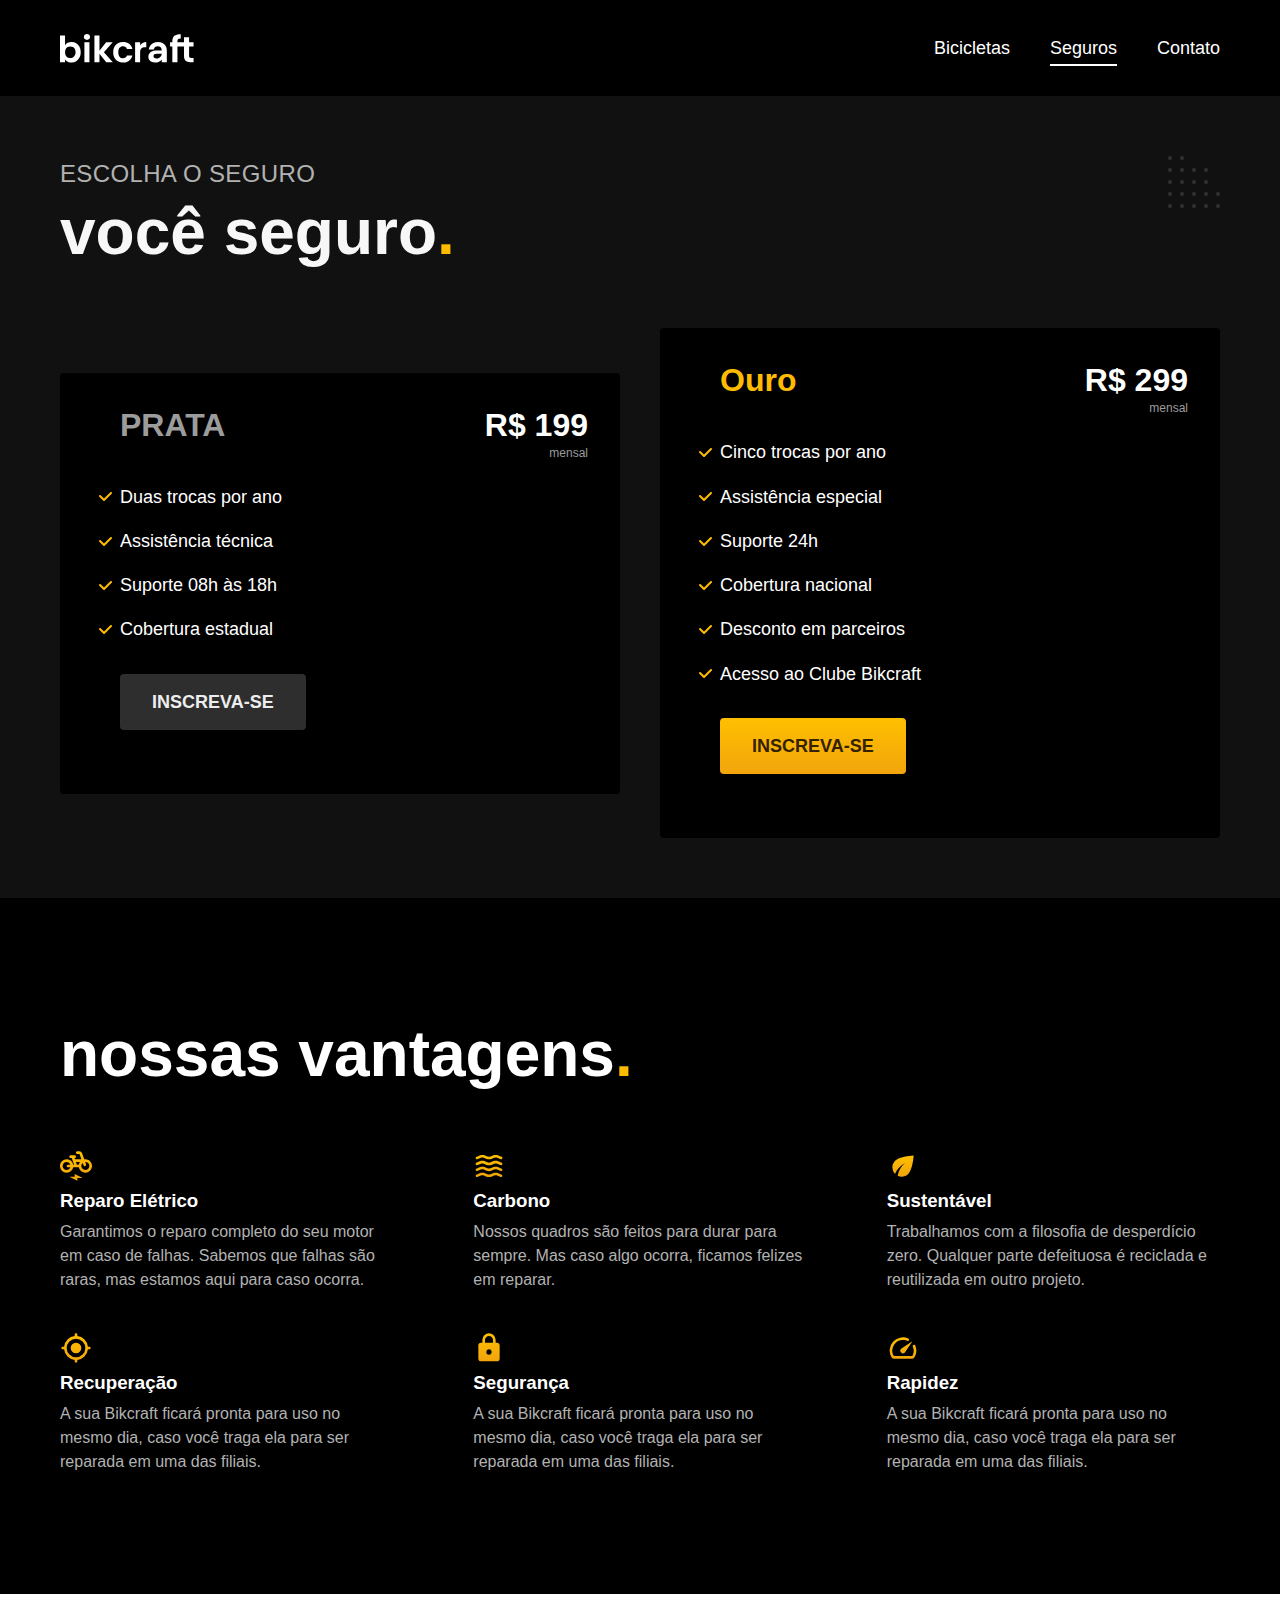
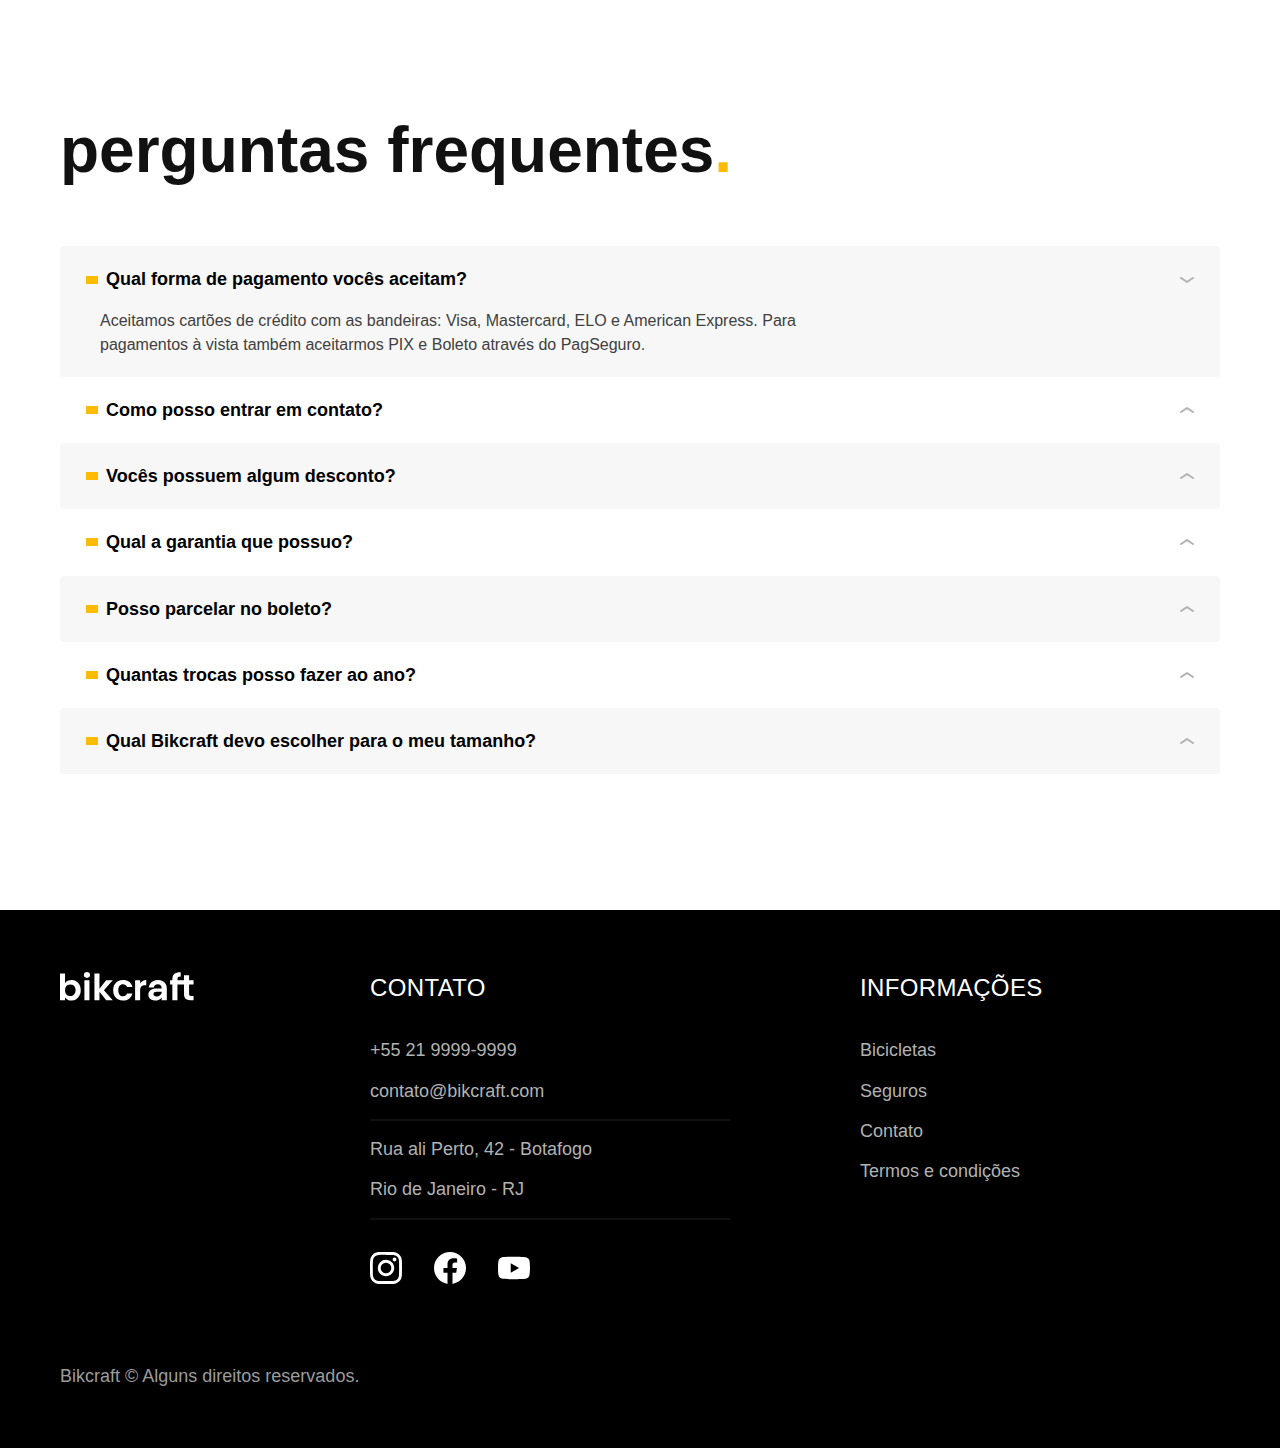
<file: seguros.html>
<!DOCTYPE html>
<html lang="en">

<head>
  <meta charset="UTF-8">
  <meta http-equiv="X-UA-Compatible" content="IE=edge">
  <meta name="viewport" content="width=device-width, initial-scale=1.0">
  <meta name="terms" content="Seguros da Bikcraft">
  <title>Seguros - Bikcraft</title>
  <link rel="icon" href="./favicon.svg" type="image/svg+xml">
  <link rel="preload" href="./css/index.css" as="style">
  <link rel="stylesheet" href="./css/index.css">
  <script>
    document.documentElement.classList.add('js');
  </script>
</head>

<body id="seguros">
  <header class="header-bg">
    <div class="container header">
      <a href="./"><img class="logobikcraft" src="./img/bikcraft.svg" alt="logo bikcraft"></a>


      <nav aria-label="primaria">
        <ul class="header-menu font-1-m cor-0">
          <li><a href="./bicicletas.html">Bicicletas</a></li>
          <li><a href="./seguros.html">Seguros</a></li>
          <li><a href="./contato.html">Contato</a></li>
        </ul>
      </nav>
    </div>
  </header>

  <main class="seguros-bg">
    <div class="titulo-bg">
      <div class="container titulo">
        <p class="font-2-l-b cor-5">Escolha o seguro</p>
        <h1 class="font-1-xxl cor-1">você seguro<span class="cor-p1">.</span></h1>
      </div>
    </div>
    <div class="container seguros ">
      <div class="seguros-item fadeInLeft" data-anime="200">
        <h3 class="font-1-xl cor-6">PRATA</h3>
        <span class="font-1-xl cor-0">R$ 199 <span class="font-1-xs cor-6">mensal</span></span>
        <ul class="font-2-m cor-0">
          <li>Duas trocas por ano</li>
          <li>Assistência técnica</li>
          <li>Suporte 08h às 18h</li>
          <li>Cobertura estadual</li>
        </ul>
        <a class="botao secundario" href="./orcamento.html?tipo=seguro&produto=prata">Inscreva-se</a>
      </div>
      <div class="seguros-item fadeInRight" data-anime="400">
        <h3 class="font-1-xl cor-p1">Ouro</h3>
        <span class="font-1-xl cor-0">R$ 299 <span class="font-1-xs cor-6">mensal</span></span>
        <ul class="font-2-m cor-0">
          <li>Cinco trocas por ano</li>
          <li>Assistência especial</li>
          <li>Suporte 24h</li>
          <li>Cobertura nacional</li>
          <li>Desconto em parceiros</li>
          <li>Acesso ao Clube Bikcraft</li>
        </ul>
        <a class="botao" href="./orcamento.html?tipo=seguro&produto=ouro">Inscreva-se</a>
      </div>
    </div>
  </main>
  <article class="vantagens-bg">
    <div class="container vantagens">
      <h2 class="font-1-xxl cor-0">nossas vantagens<span class="cor-p1">.</span></h2>
      <ul class="vantagens-lista">
        <li><img src="./img/icones/eletrica.svg" alt="">
          <h3 class="font 1-l cor-0">Reparo Elétrico</h3>
          <p class="font-2-s cor-5">Garantimos o reparo completo do seu motor em caso de falhas. Sabemos que falhas são raras, mas estamos aqui para caso ocorra.</p>
        </li>
        <li><img src="./img/icones/carbono.svg" alt="">
          <h3 class="font 1-l cor-0">Carbono</h3>
          <p class="font-2-s cor-5">Nossos quadros são feitos para durar para sempre. Mas caso algo ocorra, ficamos felizes em reparar.</p>
        </li>
        <li><img src="./img/icones/sustentavel.svg" alt="">
          <h3 class="font 1-l cor-0">Sustentável</h3>
          <p class="font-2-s cor-5">Trabalhamos com a filosofia de desperdício zero. Qualquer parte defeituosa é reciclada e reutilizada em outro projeto.</p>
        </li>
        <li><img src="./img/icones/rastreador.svg" alt="">
          <h3 class="font 1-l cor-0">Recuperação</h3>
          <p class="font-2-s cor-5">A sua Bikcraft ficará pronta para uso no mesmo dia, caso você traga ela para ser reparada em uma das filiais.</p>
        </li>
        <li><img src="./img/icones/seguro.svg" alt="">
          <h3 class="font 1-l cor-0">Segurança</h3>
          <p class="font-2-s cor-5">A sua Bikcraft ficará pronta para uso no mesmo dia, caso você traga ela para ser reparada em uma das filiais.</p>
        </li>
        <li><img src="./img/icones/velocidade.svg" alt="">
          <h3 class="font 1-l cor-0">Rapidez</h3>
          <p class="font-2-s cor-5">A sua Bikcraft ficará pronta para uso no mesmo dia, caso você traga ela para ser reparada em uma das filiais.</p>
        </li>
      </ul>
    </div>
  </article>


  <article class="perguntas container">
    <h2 class="font-1-xxl">perguntas frequentes<span class="cor-p1">.</span></h2>
    <dl>
      <div>
        <dt><button class="font-1-m-b" aria-controls="pergunta1" aria-expanded="true">Qual forma de pagamento vocês aceitam?</button></dt>
        <dd id="pergunta1" class="font-2-s cor-9 ativa">Aceitamos cartões de crédito com as bandeiras: Visa, Mastercard, ELO e American Express. Para pagamentos à vista também aceitarmos PIX e Boleto através do PagSeguro.</dd>
      </div>
      <div>
        <dt><button class="font-1-m-b" aria-controls="pergunta2" aria-expanded="false">Como posso entrar em contato?</button></dt>
        <dd id="pergunta2" class="font-2-s cor-9">Aceitamos cartões de crédito com as bandeiras: Visa, Mastercard, ELO e American Express. Para pagamentos à vista também aceitarmos PIX e Boleto através do PagSeguro.</dd>
      </div>
      <div>
        <dt><button class="font-1-m-b" aria-controls="pergunta3" aria-expanded="false">Vocês possuem algum desconto?</button></dt>
        <dd id="pergunta3" class="font-2-s cor-9">Aceitamos cartões de crédito com as bandeiras: Visa, Mastercard, ELO e American Express. Para pagamentos à vista também aceitarmos PIX e Boleto através do PagSeguro.</dd>
      </div>
      <div>
        <dt><button class="font-1-m-b" aria-controls="pergunta4" aria-expanded="false">Qual a garantia que possuo?</button></dt>
        <dd id="pergunta4" class="font-2-s cor-9">Aceitamos cartões de crédito com as bandeiras: Visa, Mastercard, ELO e American Express. Para pagamentos à vista também aceitarmos PIX e Boleto através do PagSeguro.</dd>
      </div>
      <div>
        <dt><button class="font-1-m-b" aria-controls="pergunta5" aria-expanded="false">Posso parcelar no boleto?</button></dt>
        <dd id="pergunta5" class="font-2-s cor-9">Aceitamos cartões de crédito com as bandeiras: Visa, Mastercard, ELO e American Express. Para pagamentos à vista também aceitarmos PIX e Boleto através do PagSeguro.</dd>
      </div>
      <div>
        <dt><button class="font-1-m-b" aria-controls="pergunta6" aria-expanded="false">Quantas trocas posso fazer ao ano?</button></dt>
        <dd id="pergunta6" class="font-2-s cor-9">Aceitamos cartões de crédito com as bandeiras: Visa, Mastercard, ELO e American Express. Para pagamentos à vista também aceitarmos PIX e Boleto através do PagSeguro.</dd>
      </div>
      <div>
        <dt><button class="font-1-m-b" aria-controls="pergunta7" aria-expanded="false">Qual Bikcraft devo escolher para o meu tamanho?</button></dt>
        <dd id="pergunta7" class="font-2-s cor-9">Aceitamos cartões de crédito com as bandeiras: Visa, Mastercard, ELO e American Express. Para pagamentos à vista também aceitarmos PIX e Boleto através do PagSeguro.</dd>
      </div>
    </dl>


  </article>







  <footer class="footer-bg">
    <div class="footer container">
      <img src="./img/bikcraft.svg" alt="Bikcraft">

      <div class="footer-contato">
        <h3 class="font-2-l-b cor-0">Contato</h3>
        <ul class="cor-5 font-2-m">
          <li><a href="tel:+552199999999">+55 21 9999-9999</a></li>
          <li><a href="mailto:contato@bikcraft.com">contato@bikcraft.com</a></li>
          <li>Rua ali Perto, 42 - Botafogo</li>
          <li>Rio de Janeiro - RJ</li>
        </ul>
        <div class="footer-redes">
          <a href="./">
            <img src="./img/redes/instagram.svg" alt="Instagram">
          </a>
          <a href="./">
            <img src="./img/redes/facebook.svg" alt="Facebook">
          </a>
          <a href="./">
            <img src="./img/redes/youtube.svg" alt="Youtube">
          </a>
        </div>
      </div>

      <div class="footer-informacoes">
        <h3 class="font-2-l-b cor-0">INFORMAÇÕES</h3>
        <nav>
          <ul class="font-1-m cor-5">
            <li><a href="./bicicletas.html">Bicicletas</a></li>
            <li><a href="./seguros.html">Seguros</a></li>
            <li><a href="./contato.html">Contato</a></li>
            <li><a href="./termos.html">Termos e condições</a></li>
          </ul>
        </nav>
      </div>
      <p class="footer-copy font-2-m cor-6">Bikcraft © Alguns direitos reservados.</p>
    </div>
  </footer>

  <script src="./js/plugins/simple-anime.js"></script>
  <script src="./js/script.js"></script>

</body>

</html>
</file>
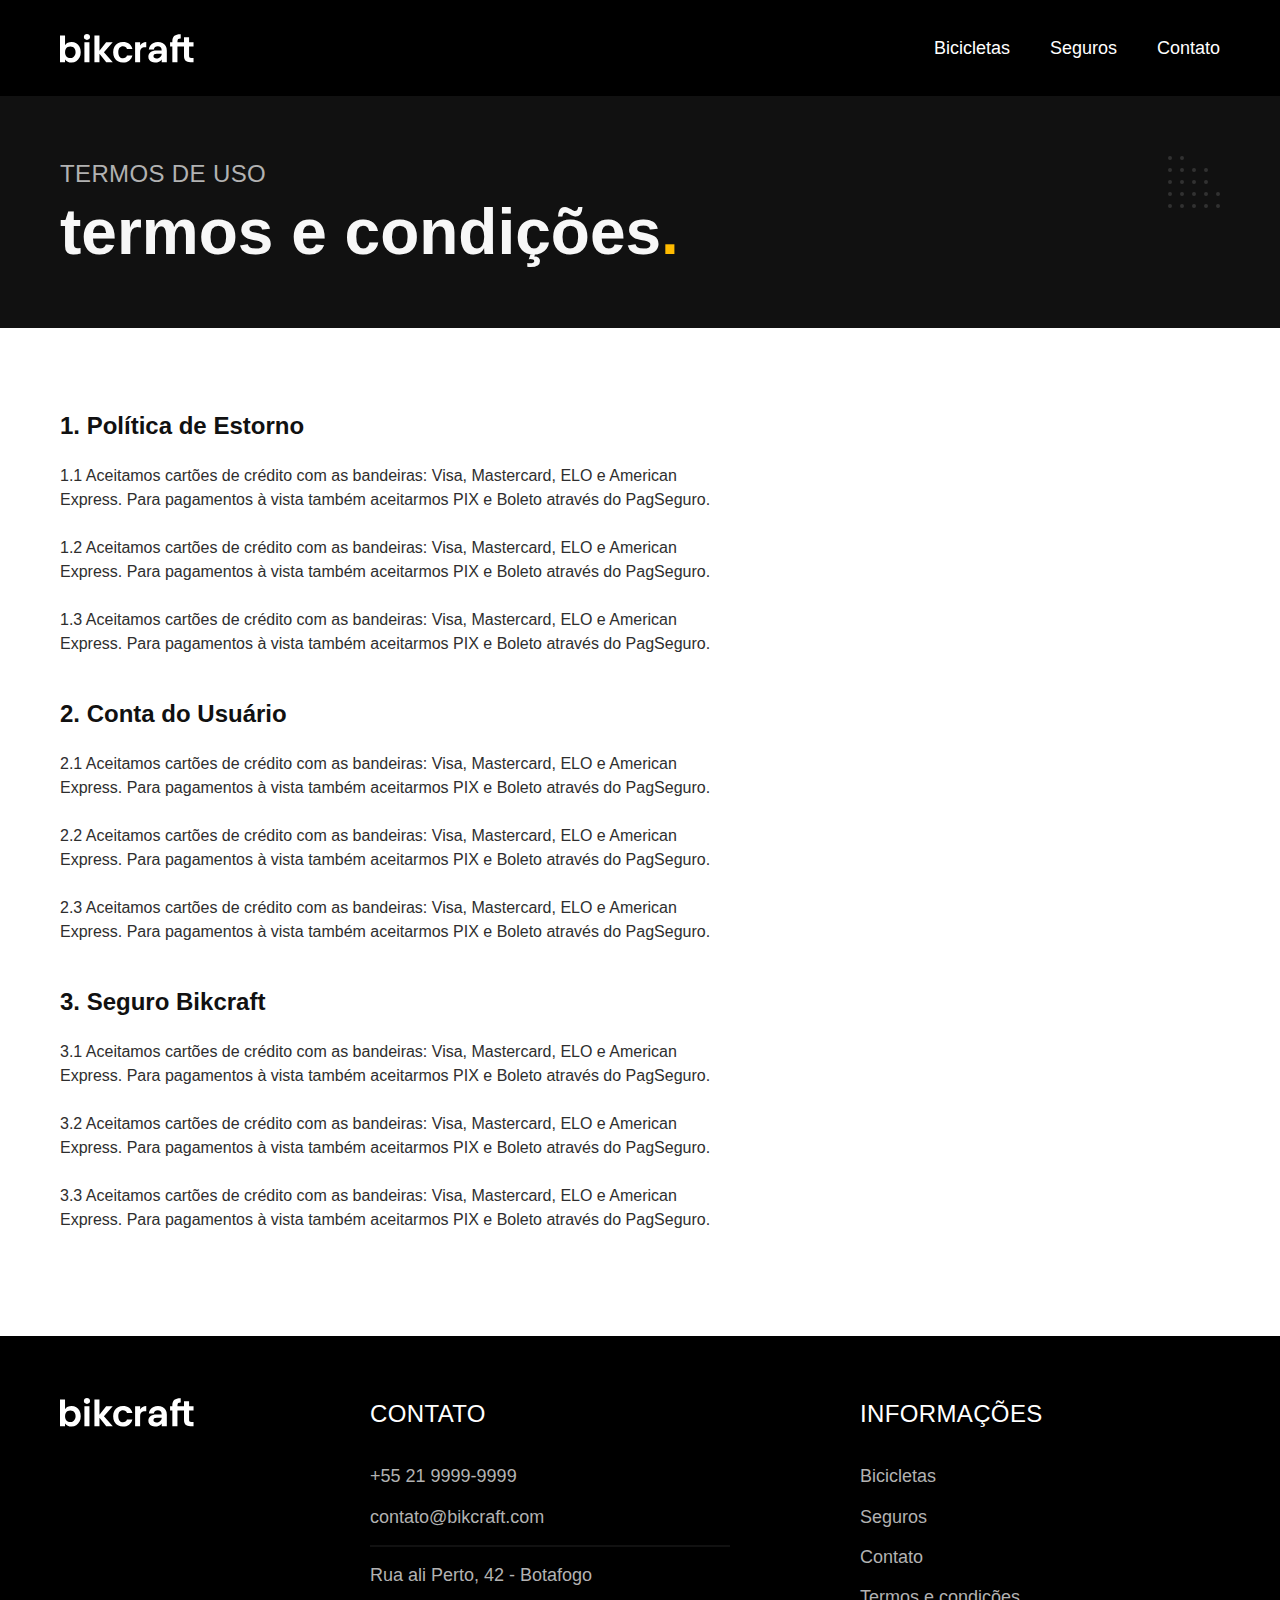
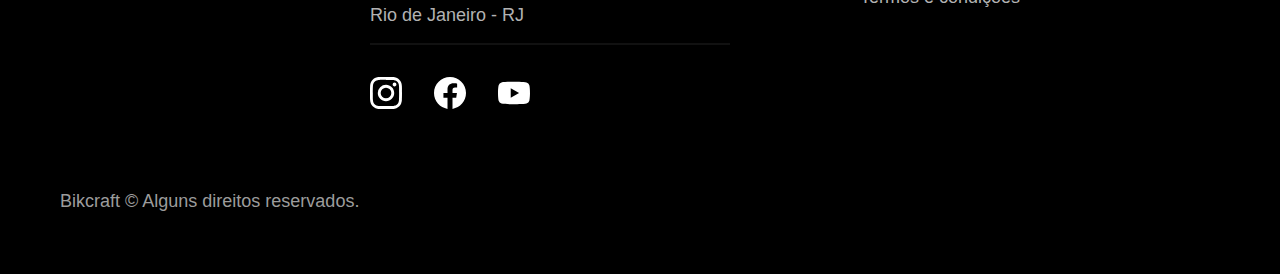
<file: termos.html>
<!DOCTYPE html>
<html lang="en">

<head>
  <meta charset="UTF-8">
  <meta http-equiv="X-UA-Compatible" content="IE=edge">
  <meta name="viewport" content="width=device-width, initial-scale=1.0">
  <meta name="terms" content="Termos e condições da Bikcraft">
  <title>Termos e condições - Bikcraft</title>
  <link rel="icon" href="./favicon.svg" type="image/svg+xml">
  <link rel="preload" href="./css/index.css" as="style">
  <link rel="stylesheet" href="./css/index.css">
  <script>
    document.documentElement.classList.add('js');
  </script>
</head>

<body id="termos">
  <header class="header-bg">
    <div class="container header">
      <a href="./"><img class="logobikcraft" src="./img/bikcraft.svg" alt="logo bikcraft"></a>


      <nav aria-label="primaria">
        <ul class="header-menu font-1-m cor-0">
          <li><a href="./bicicletas.html">Bicicletas</a></li>
          <li><a href="./seguros.html">Seguros</a></li>
          <li><a href="./contato.html">Contato</a></li>
        </ul>
      </nav>
    </div>


  </header>
  <main>
    <div class="titulo-bg">
      <div class="container titulo">
        <p class="font-2-l-b cor-5">TERMOS DE USO</p>
        <h1 class="font-1-xxl cor-1">termos e condições<span class="cor-p1">.</span></h1>
      </div>
    </div>
    <div class="font-2-s cor-10 container termos-content">
      <h2 class="font-1-l cor-11">1. Política de Estorno</h2>
      <p>1.1 Aceitamos cartões de crédito com as bandeiras: Visa, Mastercard, ELO e American Express. Para pagamentos à vista também aceitarmos PIX e Boleto através do PagSeguro. </p>
      <p>1.2 Aceitamos cartões de crédito com as bandeiras: Visa, Mastercard, ELO e American Express. Para pagamentos à vista também aceitarmos PIX e Boleto através do PagSeguro.</p>
      <p>1.3 Aceitamos cartões de crédito com as bandeiras: Visa, Mastercard, ELO e American Express. Para pagamentos à vista também aceitarmos PIX e Boleto através do PagSeguro.</p>
      <h2 class="font-1-l cor-11">2. Conta do Usuário</h2>
      <p>2.1 Aceitamos cartões de crédito com as bandeiras: Visa, Mastercard, ELO e American Express. Para pagamentos à vista também aceitarmos PIX e Boleto através do PagSeguro.</p>
      <p>2.2 Aceitamos cartões de crédito com as bandeiras: Visa, Mastercard, ELO e American Express. Para pagamentos à vista também aceitarmos PIX e Boleto através do PagSeguro.</p>
      <p>2.3 Aceitamos cartões de crédito com as bandeiras: Visa, Mastercard, ELO e American Express. Para pagamentos à vista também aceitarmos PIX e Boleto através do PagSeguro.</p>
      <h2 class="font-1-l cor-11">3. Seguro Bikcraft</h2>
      <p>3.1 Aceitamos cartões de crédito com as bandeiras: Visa, Mastercard, ELO e American Express. Para pagamentos à vista também aceitarmos PIX e Boleto através do PagSeguro.</p>
      <p>3.2 Aceitamos cartões de crédito com as bandeiras: Visa, Mastercard, ELO e American Express. Para pagamentos à vista também aceitarmos PIX e Boleto através do PagSeguro.</p>
      <p>3.3 Aceitamos cartões de crédito com as bandeiras: Visa, Mastercard, ELO e American Express. Para pagamentos à vista também aceitarmos PIX e Boleto através do PagSeguro.</p>
    </div>
  </main>
  <footer class="footer-bg">
    <div class="footer container">
      <img src="./img/bikcraft.svg" alt="Bikcraft">

      <div class="footer-contato">
        <h3 class="font-2-l-b cor-0">Contato</h3>
        <ul class="cor-5 font-2-m">
          <li><a href="tel:+552199999999">+55 21 9999-9999</a></li>
          <li><a href="mailto:contato@bikcraft.com">contato@bikcraft.com</a></li>
          <li>Rua ali Perto, 42 - Botafogo</li>
          <li>Rio de Janeiro - RJ</li>
        </ul>
        <div class="footer-redes">
          <a href="./">
            <img src="./img/redes/instagram.svg" alt="Instagram">
          </a>
          <a href="./">
            <img src="./img/redes/facebook.svg" alt="Facebook">
          </a>
          <a href="./">
            <img src="./img/redes/youtube.svg" alt="Youtube">
          </a>
        </div>
      </div>

      <div class="footer-informacoes">
        <h3 class="font-2-l-b cor-0">INFORMAÇÕES</h3>
        <nav>
          <ul class="font-1-m cor-5">
            <li><a href="./bicicletas.html">Bicicletas</a></li>
            <li><a href="./seguros.html">Seguros</a></li>
            <li><a href="./contato.html">Contato</a></li>
            <li><a href="./termos.html">Termos e condições</a></li>
          </ul>
        </nav>
      </div>
      <p class="footer-copy font-2-m cor-6">Bikcraft © Alguns direitos reservados.</p>
    </div>
  </footer>
  <script src="./js/script.js"></script>

</body>

</html>
</file>
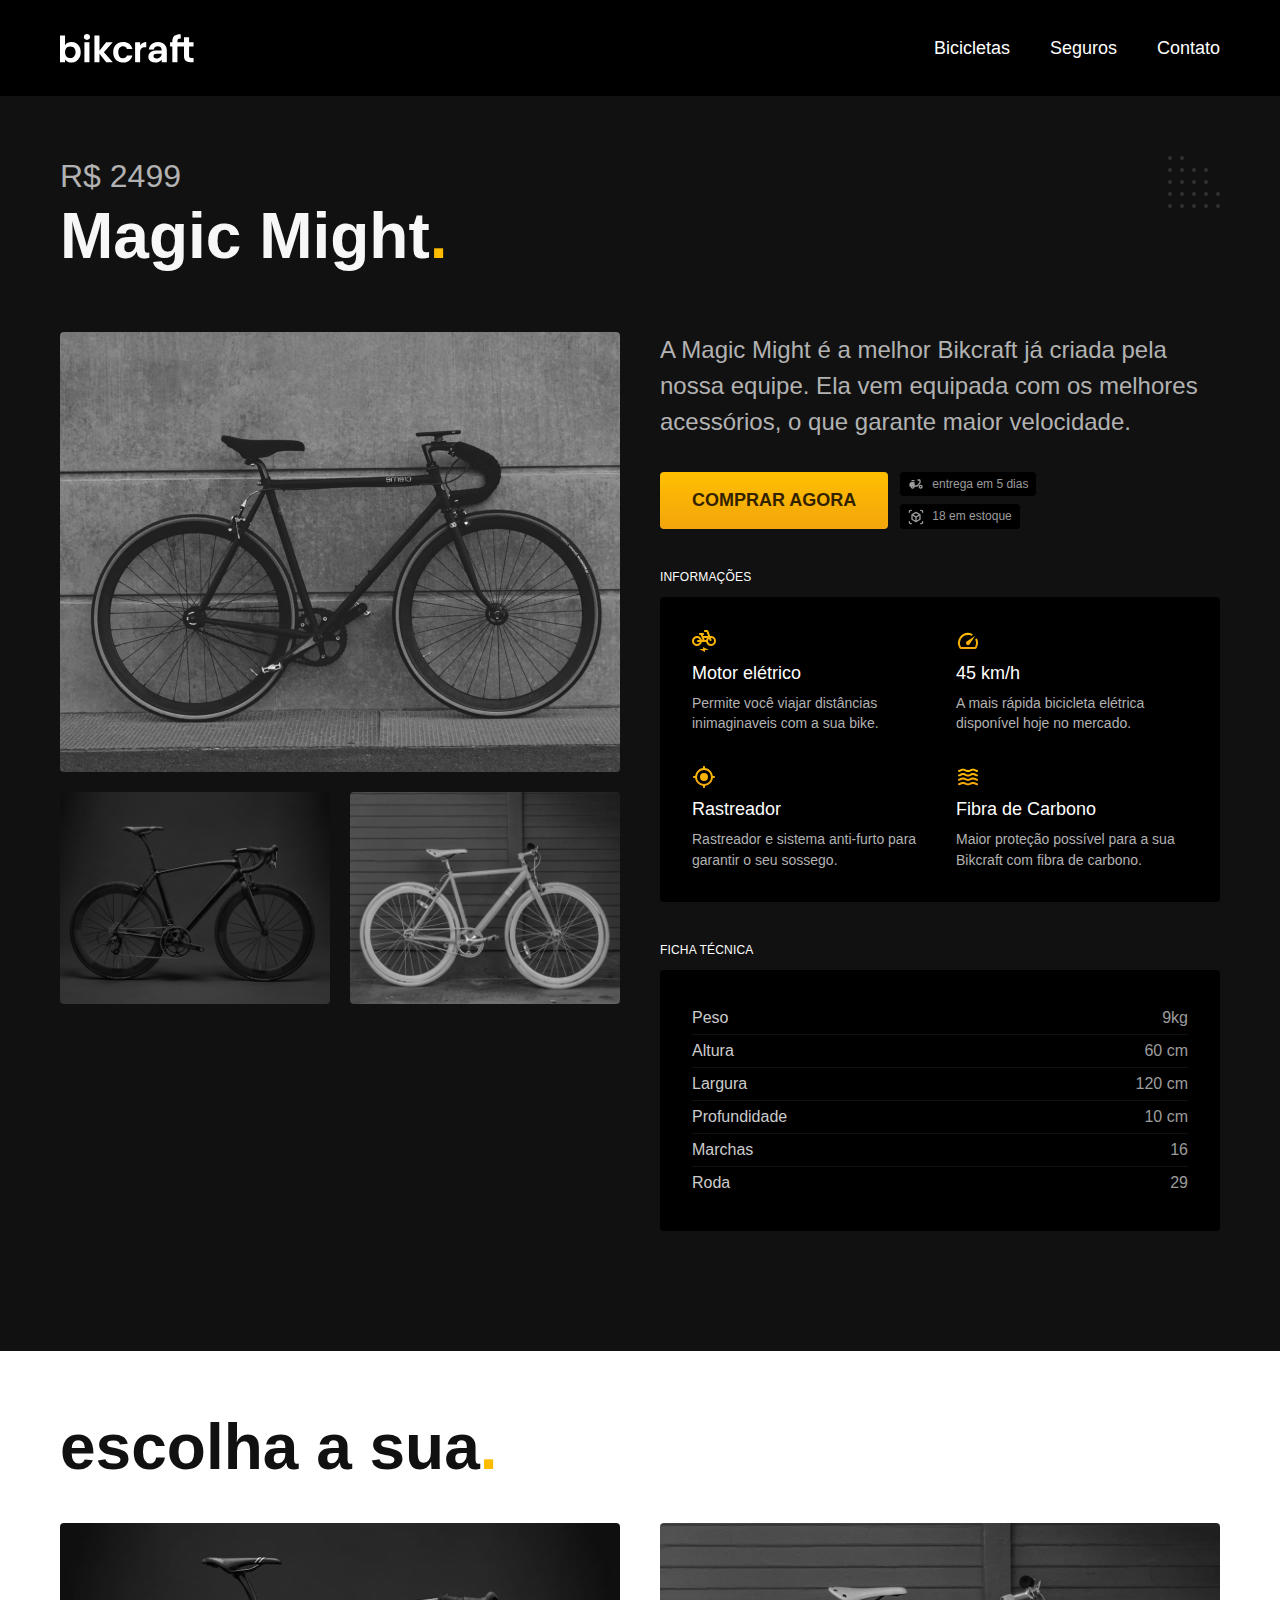
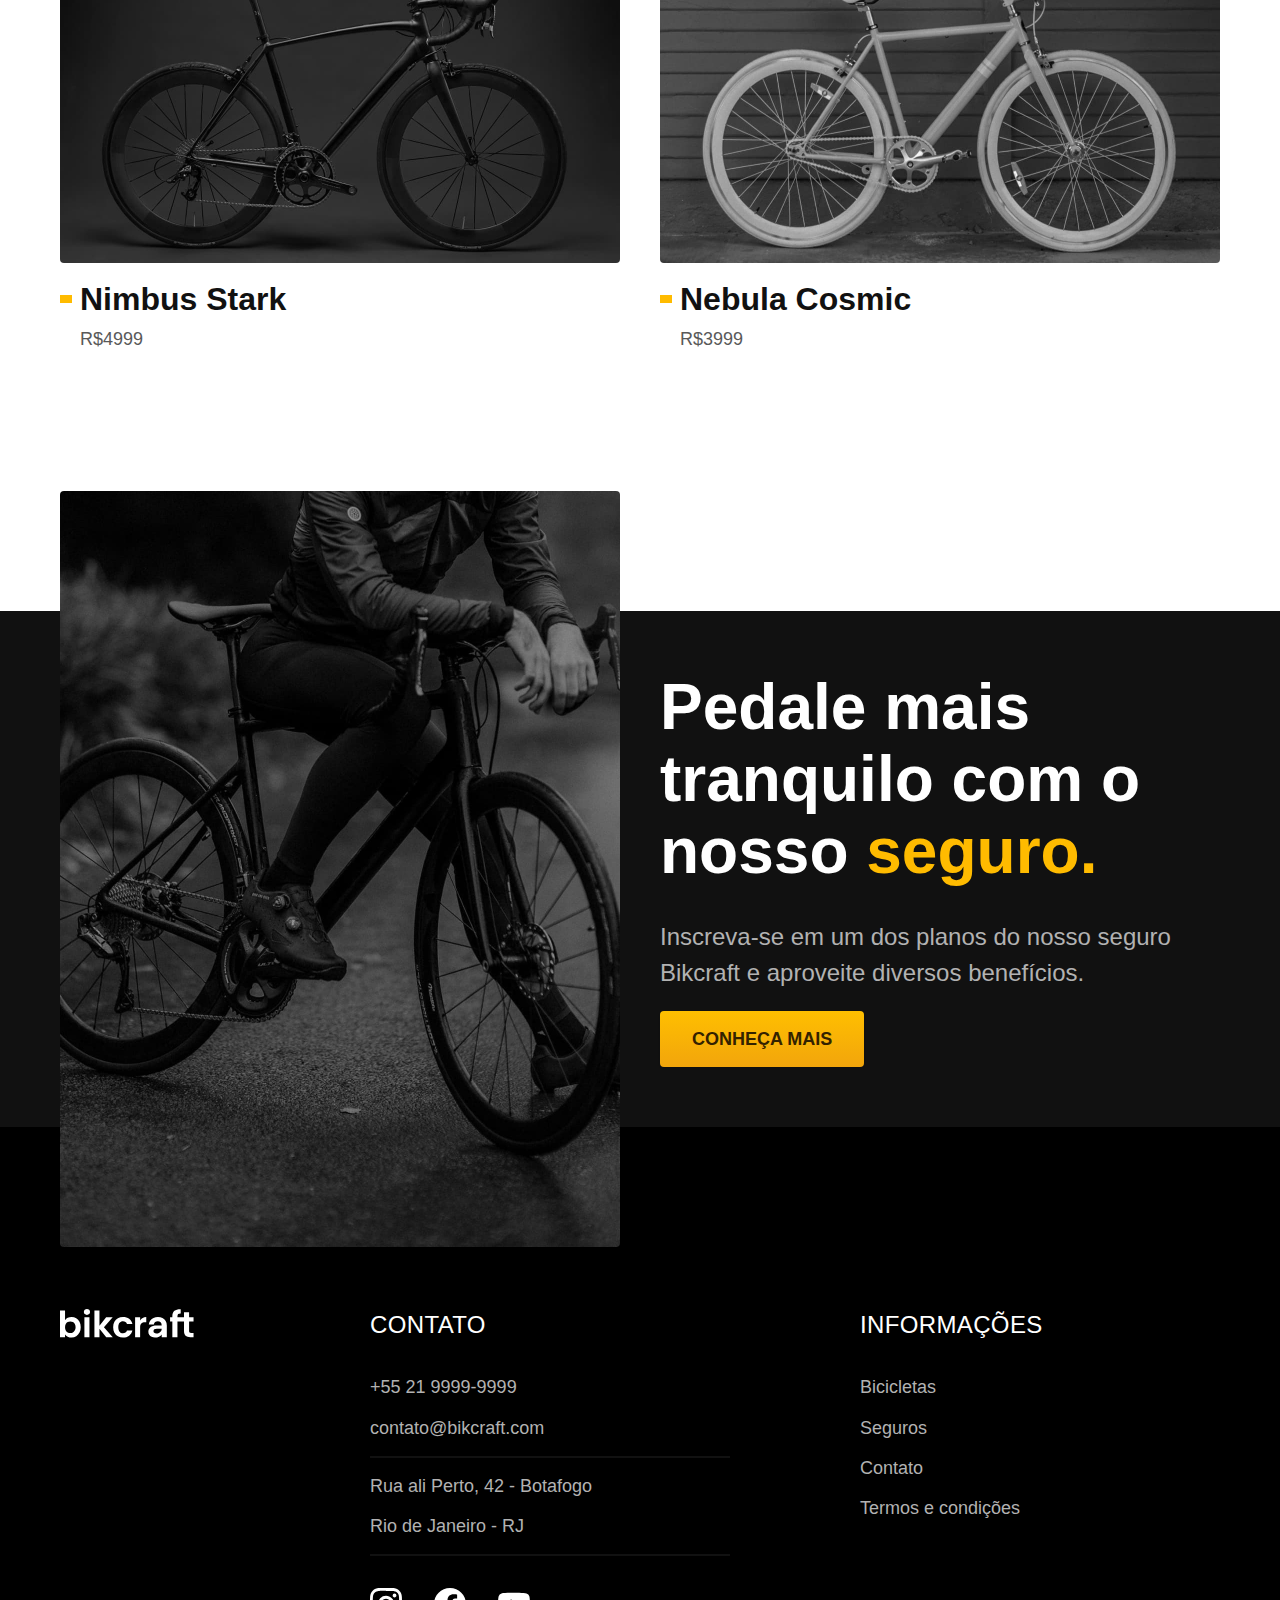
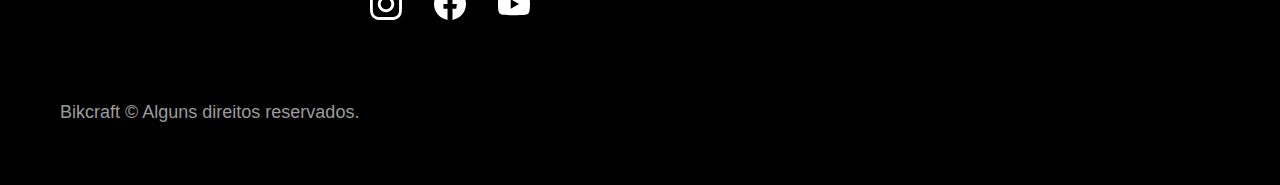
<file: bicicletas/magic.html>
<!DOCTYPE html>
<html lang="en">

<head>
  <meta charset="UTF-8">
  <meta http-equiv="X-UA-Compatible" content="IE=edge">
  <meta name="viewport" content="width=device-width, initial-scale=1.0">
  <meta name="terms" content="Descrição e informações sobre a bicicleta Magic">
  <title>Magic - Bikcraft</title>
  <link rel="icon" href="../favicon.svg" type="image/svg+xml">
  <link rel="stylesheet" href="../css/index.css">
  <script>
    document.documentElement.classList.add('js');
  </script>
</head>

<body id="bicicleta">
  <header class="header-bg">
    <div class="container header">
      <a href="./"><img class="logobikcraft" src="../img/bikcraft.svg" alt="logo bikcraft"></a>


      <nav aria-label="primaria">
        <ul class="header-menu font-1-m cor-0">
          <li><a href="../bicicletas.html">Bicicletas</a></li>
          <li><a href="../seguros.html">Seguros</a></li>
          <li><a href="../contato.html">Contato</a></li>
        </ul>
      </nav>
    </div>
  </header>

  <main class="titulo-bg">
    <div>
      <div class="container titulo">
        <p class="font-2-xl cor-5">R$ 2499</p>
        <h1 class="font-1-xxl cor-1">Magic Might<span class="cor-p1">.</span></h1>
      </div>
    </div>
    <div class="bicicleta container">
      <div class="bicicleta-imagens">
        <img src="../img/bicicleta/nimbus2.jpg" alt="bicicleta preta com detalhes">
        <img src="../img/bicicleta/nimbus1.jpg" alt="bicicleta preta">
        <img src="../img/bicicleta/nimbus3.jpg" alt="bicicleta branca">
      </div>
      <div class="bicicleta-conteudo">
        <p class="font-2-l cor-5">A Magic Might é a melhor Bikcraft já criada pela nossa equipe. Ela vem equipada com os melhores acessórios, o que garante maior velocidade.</p>
        <div class="bicicleta-comprar">
          <a class="botao" href="../orcamento.html?tipo=bikcraft&produto=magic">Comprar Agora</a>
          <span class="font-1-xs cor-6"><img src="../img/icones/entrega.svg" alt="">
            entrega em 5 dias</span>
          <span class="font-1-xs cor-6"><img src="../img/icones/estoque.svg" alt="">18 em estoque</span>
        </div>

        <h2 class="font-1-xs cor-0">Informações</h2>
        <ul class="bicicleta-informacoes">
          <li><img src="../img/icones/eletrica.svg" alt="">
            <h3 class="font-1-m cor-0">Motor elétrico</h3>
            <p class="font-2-xs cor-5">Permite você viajar distâncias inimaginaveis com a sua bike.</p>
          </li>
          <li><img src="../img/icones/velocidade.svg" alt="">
            <h3 class="font-1-m cor-0">45 km/h</h3>
            <p class="font-2-xs cor-5">A mais rápida bicicleta elétrica disponível hoje no mercado.</p>
          </li>
          <li><img src="../img/icones/rastreador.svg" alt="">
            <h3 class="font-1-m cor-0">Rastreador</h3>
            <p class="font-2-xs cor-5">Rastreador e sistema anti-furto para garantir o seu sossego.</p>
          </li>
          <li><img src="../img/icones/carbono.svg" alt="">
            <h3 class="font-1-m cor-0">Fibra de Carbono</h3>
            <p class="font-2-xs cor-5">Maior proteção possível para a sua Bikcraft com fibra de carbono.</p>
          </li>
        </ul>
        <h2 class="font-1-xs cor-0">Ficha técnica</h2>
        <ul class="bicicleta-ficha font-2-s cor-4">
          <li>Peso <span>9kg</span></li>
          <li>Altura <span>60 cm</span></li>
          <li>Largura <span>120 cm</span></li>
          <li>Profundidade <span>10 cm</span></li>
          <li>Marchas <span>16</span></li>
          <li>Roda <span>29</span></li>
        </ul>
      </div>
    </div>


  </main>
  <article class="bicicletas-lista container">
    <h2 class="font-1-xxl">escolha a sua<span class="cor-p1">.</span></h2>

    <ul class="bicicletas-lista-item">

      <li>
        <a href="../bicicletas/nimbus.html">
          <img src="../img/bicicletas/nimbus.jpg" alt="Bicicleta preta">
          <h3 class="font-1-xl">Nimbus Stark</h3>
          <span class="font-2-m cor-8">R$4999</span>
        </a>
      </li>
      <li>
        <a href="../bicicletas/nebula.html">
          <img src="../img/bicicletas/nebula.jpg" alt="Bicicleta preta">
          <h3 class="font-1-xl">Nebula Cosmic</h3>
          <span class="font-2-m cor-8">R$3999</span>
        </a>
      </li>
    </ul>
  </article>
  <article class="bicicleta-seguro-bg">
    <div class="bicicleta-seguro container">
      <div class="bicicleta-seguro-imagem">
        <img src="../img/fotos/seguros.jpg" alt="pessoa parada em cima de uma bicicleta">
      </div>
      <div class="bicicleta-seguro-conteudo">
        <h2 class="font-1-xxl cor-0">Pedale mais tranquilo com o nosso <span class="cor-p1">seguro.</h3>
            <p class="font-2-l cor-5">Inscreva-se em um dos planos do nosso seguro Bikcraft e aproveite diversos benefícios.</p>
            <a class="botao" href="../seguros.html">Conheça Mais</a>
      </div>
    </div>

  </article>

  <footer class="footer-bg">
    <div class="footer container">
      <img src="../img/bikcraft.svg" alt="Bikcraft">

      <div class="footer-contato">
        <h3 class="font-2-l-b cor-0">Contato</h3>
        <ul class="cor-5 font-2-m">
          <li><a href="tel:+552199999999">+55 21 9999-9999</a></li>
          <li><a href="mailto:contato@bikcraft.com">contato@bikcraft.com</a></li>
          <li>Rua ali Perto, 42 - Botafogo</li>
          <li>Rio de Janeiro - RJ</li>
        </ul>
        <div class="footer-redes">
          <a href="./">
            <img src="../img/redes/instagram.svg" alt="Instagram">
          </a>
          <a href="./">
            <img src="../img/redes/facebook.svg" alt="Facebook">
          </a>
          <a href="./">
            <img src="../img/redes/youtube.svg" alt="Youtube">
          </a>
        </div>
      </div>

      <div class="footer-informacoes">
        <h3 class="font-2-l-b cor-0">INFORMAÇÕES</h3>
        <nav>
          <ul class="font-1-m cor-5">
            <li><a href="../bicicletas.html">Bicicletas</a></li>
            <li><a href="../seguros.html">Seguros</a></li>
            <li><a href="../contato.html">Contato</a></li>
            <li><a href="../termos.html">Termos e condições</a></li>
          </ul>
        </nav>
      </div>
      <p class="footer-copy font-2-m cor-6">Bikcraft © Alguns direitos reservados.</p>
    </div>
  </footer>
  <script src="../js/script.js"></script>

</body>

</html>
</file>
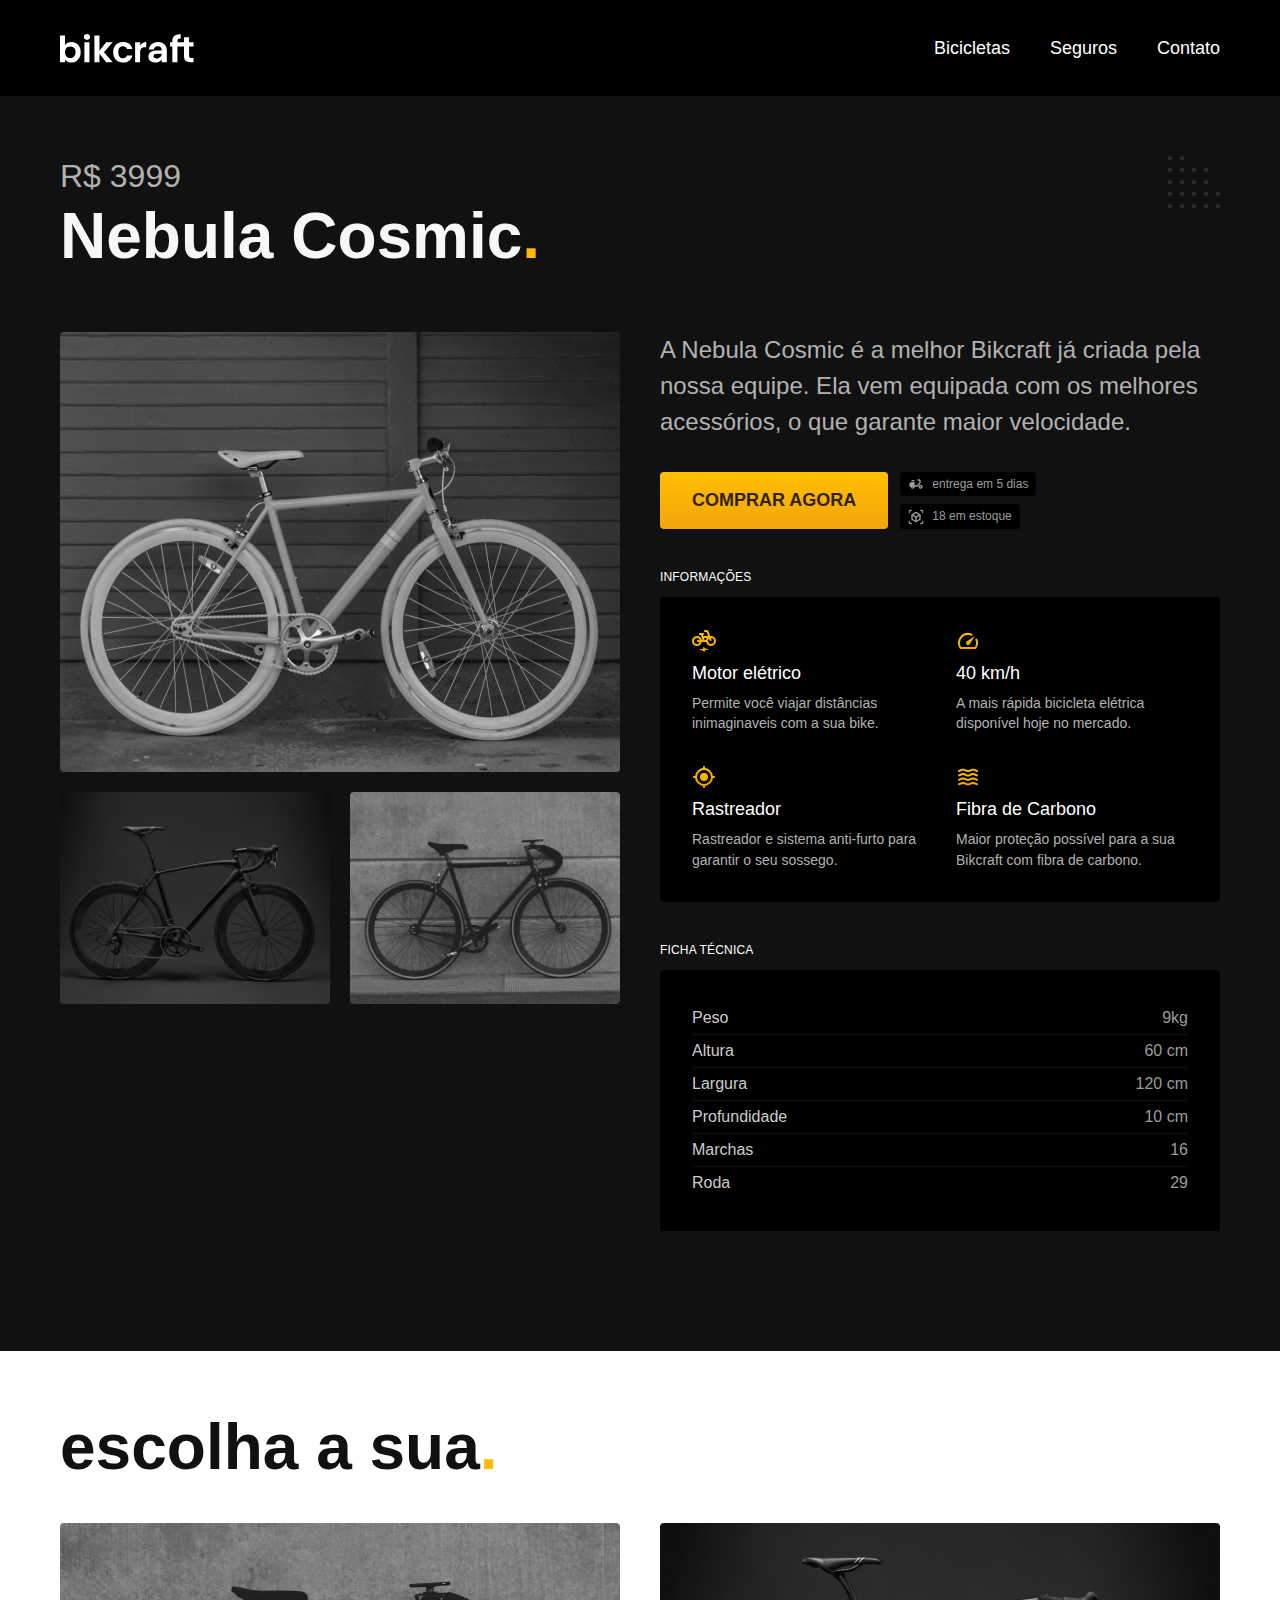
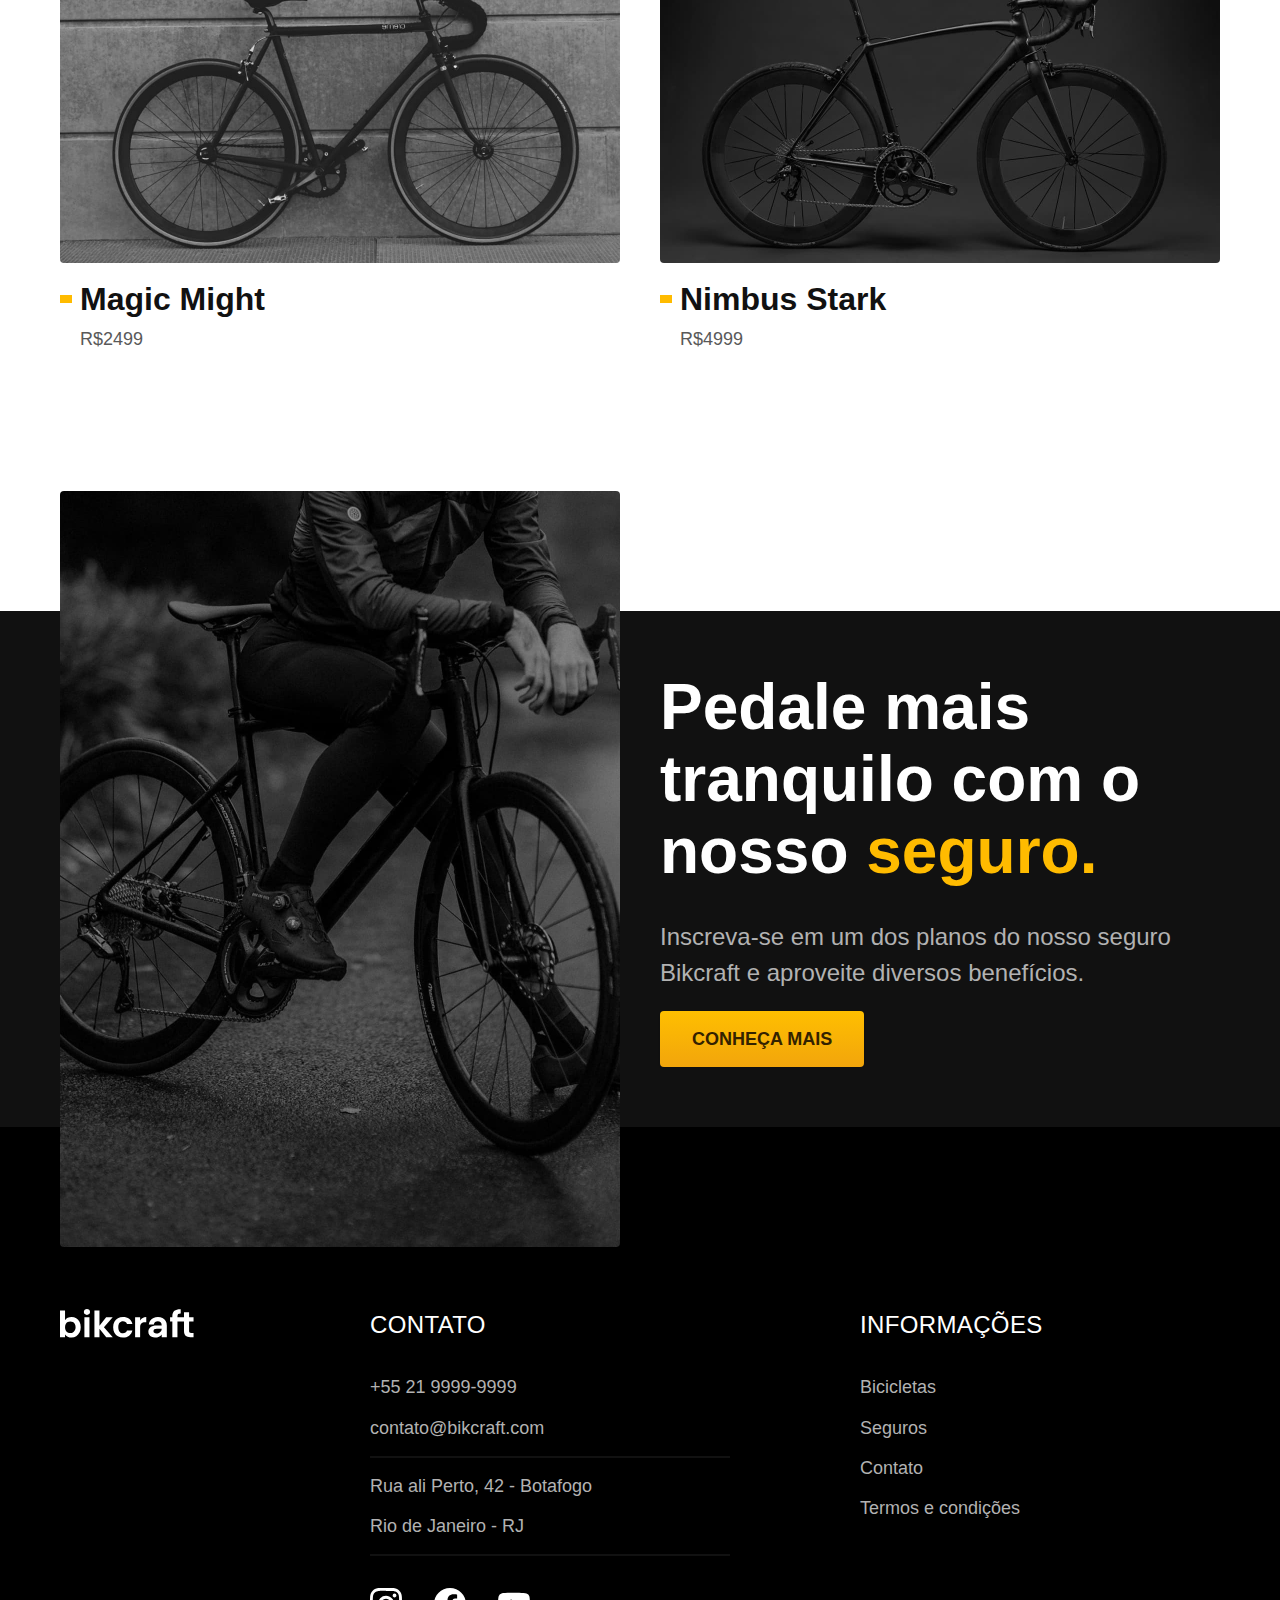
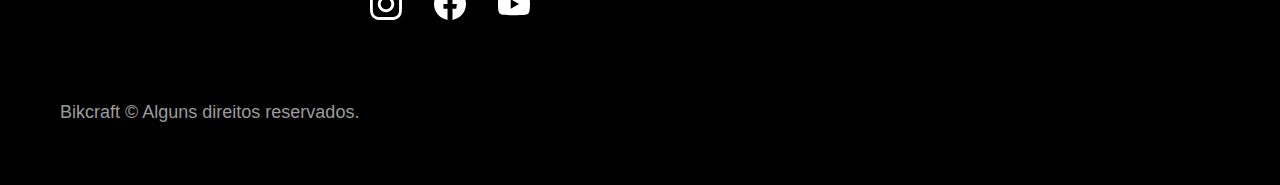
<file: bicicletas/nebula.html>
<!DOCTYPE html>
<html lang="en">

<head>
  <meta charset="UTF-8">
  <meta http-equiv="X-UA-Compatible" content="IE=edge">
  <meta name="viewport" content="width=device-width, initial-scale=1.0">
  <meta name="terms" content="Descrição e informações sobre a bicicleta Nebula">
  <title>nebula - Bikcraft</title>
  <link rel="icon" href="../favicon.svg" type="image/svg+xml">
  <link rel="stylesheet" href="../css/index.css">
  <script>
    document.documentElement.classList.add('js');
  </script>
</head>

<body id="bicicleta">
  <header class="header-bg">
    <div class="container header">
      <a href="./"><img class="logobikcraft" src="../img/bikcraft.svg" alt="logo bikcraft"></a>


      <nav aria-label="primaria">
        <ul class="header-menu font-1-m cor-0">
          <li><a href="../bicicletas.html">Bicicletas</a></li>
          <li><a href="../seguros.html">Seguros</a></li>
          <li><a href="../contato.html">Contato</a></li>
        </ul>
      </nav>
    </div>
  </header>

  <main class="titulo-bg">
    <div>
      <div class="container titulo">
        <p class="font-2-xl cor-5">R$ 3999</p>
        <h1 class="font-1-xxl cor-1">Nebula Cosmic<span class="cor-p1">.</span></h1>
      </div>
    </div>
    <div class="bicicleta container">
      <div class="bicicleta-imagens">
        <img src="../img/bicicleta/nimbus3.jpg" alt="bicicleta branca">
        <img src="../img/bicicleta/nimbus1.jpg" alt="bicicleta preta">
        <img src="../img/bicicleta/nimbus2.jpg" alt="bicicleta preta com detalhes">
      </div>
      <div class="bicicleta-conteudo">
        <p class="font-2-l cor-5">A Nebula Cosmic é a melhor Bikcraft já criada pela nossa equipe. Ela vem equipada com os melhores acessórios, o que garante maior velocidade.</p>
        <div class="bicicleta-comprar">
          <a class="botao" href="../orcamento.html?tipo=bikcraft&produto=nebula"">Comprar Agora</a>
          <span class=" font-1-xs cor-6"><img src="../img/icones/entrega.svg" alt="">
            entrega em 5 dias</span>
            <span class="font-1-xs cor-6"><img src="../img/icones/estoque.svg" alt="">18 em estoque</span>
        </div>

        <h2 class="font-1-xs cor-0">Informações</h2>
        <ul class="bicicleta-informacoes">
          <li><img src="../img/icones/eletrica.svg" alt="">
            <h3 class="font-1-m cor-0">Motor elétrico</h3>
            <p class="font-2-xs cor-5">Permite você viajar distâncias inimaginaveis com a sua bike.</p>
          </li>
          <li><img src="../img/icones/velocidade.svg" alt="">
            <h3 class="font-1-m cor-0">40 km/h</h3>
            <p class="font-2-xs cor-5">A mais rápida bicicleta elétrica disponível hoje no mercado.</p>
          </li>
          <li><img src="../img/icones/rastreador.svg" alt="">
            <h3 class="font-1-m cor-0">Rastreador</h3>
            <p class="font-2-xs cor-5">Rastreador e sistema anti-furto para garantir o seu sossego.</p>
          </li>
          <li><img src="../img/icones/carbono.svg" alt="">
            <h3 class="font-1-m cor-0">Fibra de Carbono</h3>
            <p class="font-2-xs cor-5">Maior proteção possível para a sua Bikcraft com fibra de carbono.</p>
          </li>
        </ul>
        <h2 class="font-1-xs cor-0">Ficha técnica</h2>
        <ul class="bicicleta-ficha font-2-s cor-4">
          <li>Peso <span>9kg</span></li>
          <li>Altura <span>60 cm</span></li>
          <li>Largura <span>120 cm</span></li>
          <li>Profundidade <span>10 cm</span></li>
          <li>Marchas <span>16</span></li>
          <li>Roda <span>29</span></li>
        </ul>
      </div>
    </div>


  </main>
  <article class="bicicletas-lista container">
    <h2 class="font-1-xxl">escolha a sua<span class="cor-p1">.</span></h2>

    <ul class="bicicletas-lista-item">

      <li>
        <a href="../bicicletas/magic.html">
          <img src="../img/bicicletas/magic.jpg" alt="Bicicleta preta">
          <h3 class="font-1-xl">Magic Might</h3>
          <span class="font-2-m cor-8">R$2499</span>
        </a>
      </li>
      <li>
        <a href="../bicicletas/nimbus.html">
          <img src="../img/bicicletas/nimbus.jpg" alt="Bicicleta preta">
          <h3 class="font-1-xl">Nimbus Stark</h3>
          <span class="font-2-m cor-8">R$4999</span>
        </a>
      </li>
    </ul>
  </article>
  <article class="bicicleta-seguro-bg">
    <div class="bicicleta-seguro container">
      <div class="bicicleta-seguro-imagem">
        <img src="../img/fotos/seguros.jpg" alt="pessoa parada em cima de uma bicicleta">
      </div>
      <div class="bicicleta-seguro-conteudo">
        <h2 class="font-1-xxl cor-0">Pedale mais tranquilo com o nosso <span class="cor-p1">seguro.</h3>
            <p class="font-2-l cor-5">Inscreva-se em um dos planos do nosso seguro Bikcraft e aproveite diversos benefícios.</p>
            <a class="botao" href="../seguros.html">Conheça Mais</a>
      </div>
    </div>

  </article>

  <footer class="footer-bg">
    <div class="footer container">
      <img src="../img/bikcraft.svg" alt="Bikcraft">

      <div class="footer-contato">
        <h3 class="font-2-l-b cor-0">Contato</h3>
        <ul class="cor-5 font-2-m">
          <li><a href="tel:+552199999999">+55 21 9999-9999</a></li>
          <li><a href="mailto:contato@bikcraft.com">contato@bikcraft.com</a></li>
          <li>Rua ali Perto, 42 - Botafogo</li>
          <li>Rio de Janeiro - RJ</li>
        </ul>
        <div class="footer-redes">
          <a href="./">
            <img src="../img/redes/instagram.svg" alt="Instagram">
          </a>
          <a href="./">
            <img src="../img/redes/facebook.svg" alt="Facebook">
          </a>
          <a href="./">
            <img src="../img/redes/youtube.svg" alt="Youtube">
          </a>
        </div>
      </div>

      <div class="footer-informacoes">
        <h3 class="font-2-l-b cor-0">INFORMAÇÕES</h3>
        <nav>
          <ul class="font-1-m cor-5">
            <li><a href="../bicicletas.html">Bicicletas</a></li>
            <li><a href="../seguros.html">Seguros</a></li>
            <li><a href="../contato.html">Contato</a></li>
            <li><a href="../termos.html">Termos e condições</a></li>
          </ul>
        </nav>
      </div>
      <p class="footer-copy font-2-m cor-6">Bikcraft © Alguns direitos reservados.</p>
    </div>
  </footer>
  <script src="../js/script.js"></script>

</body>

</html>
</file>
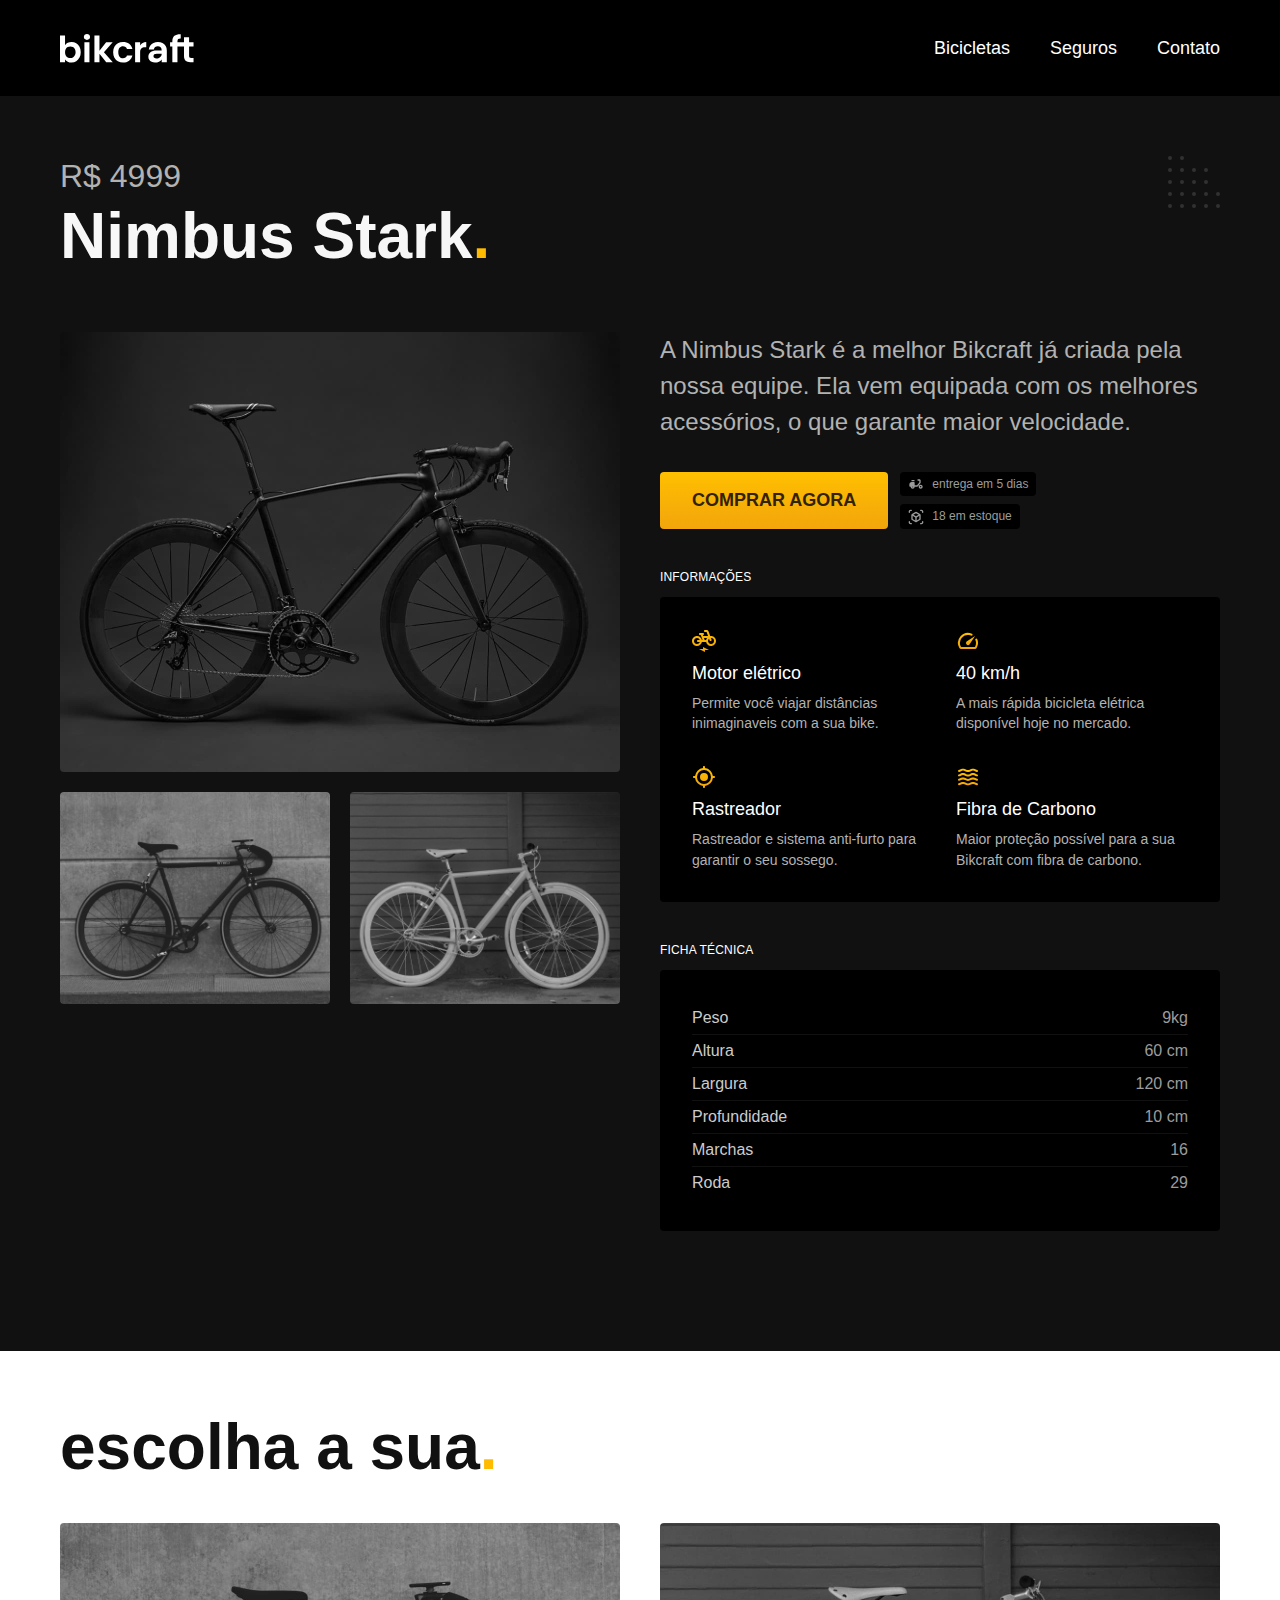
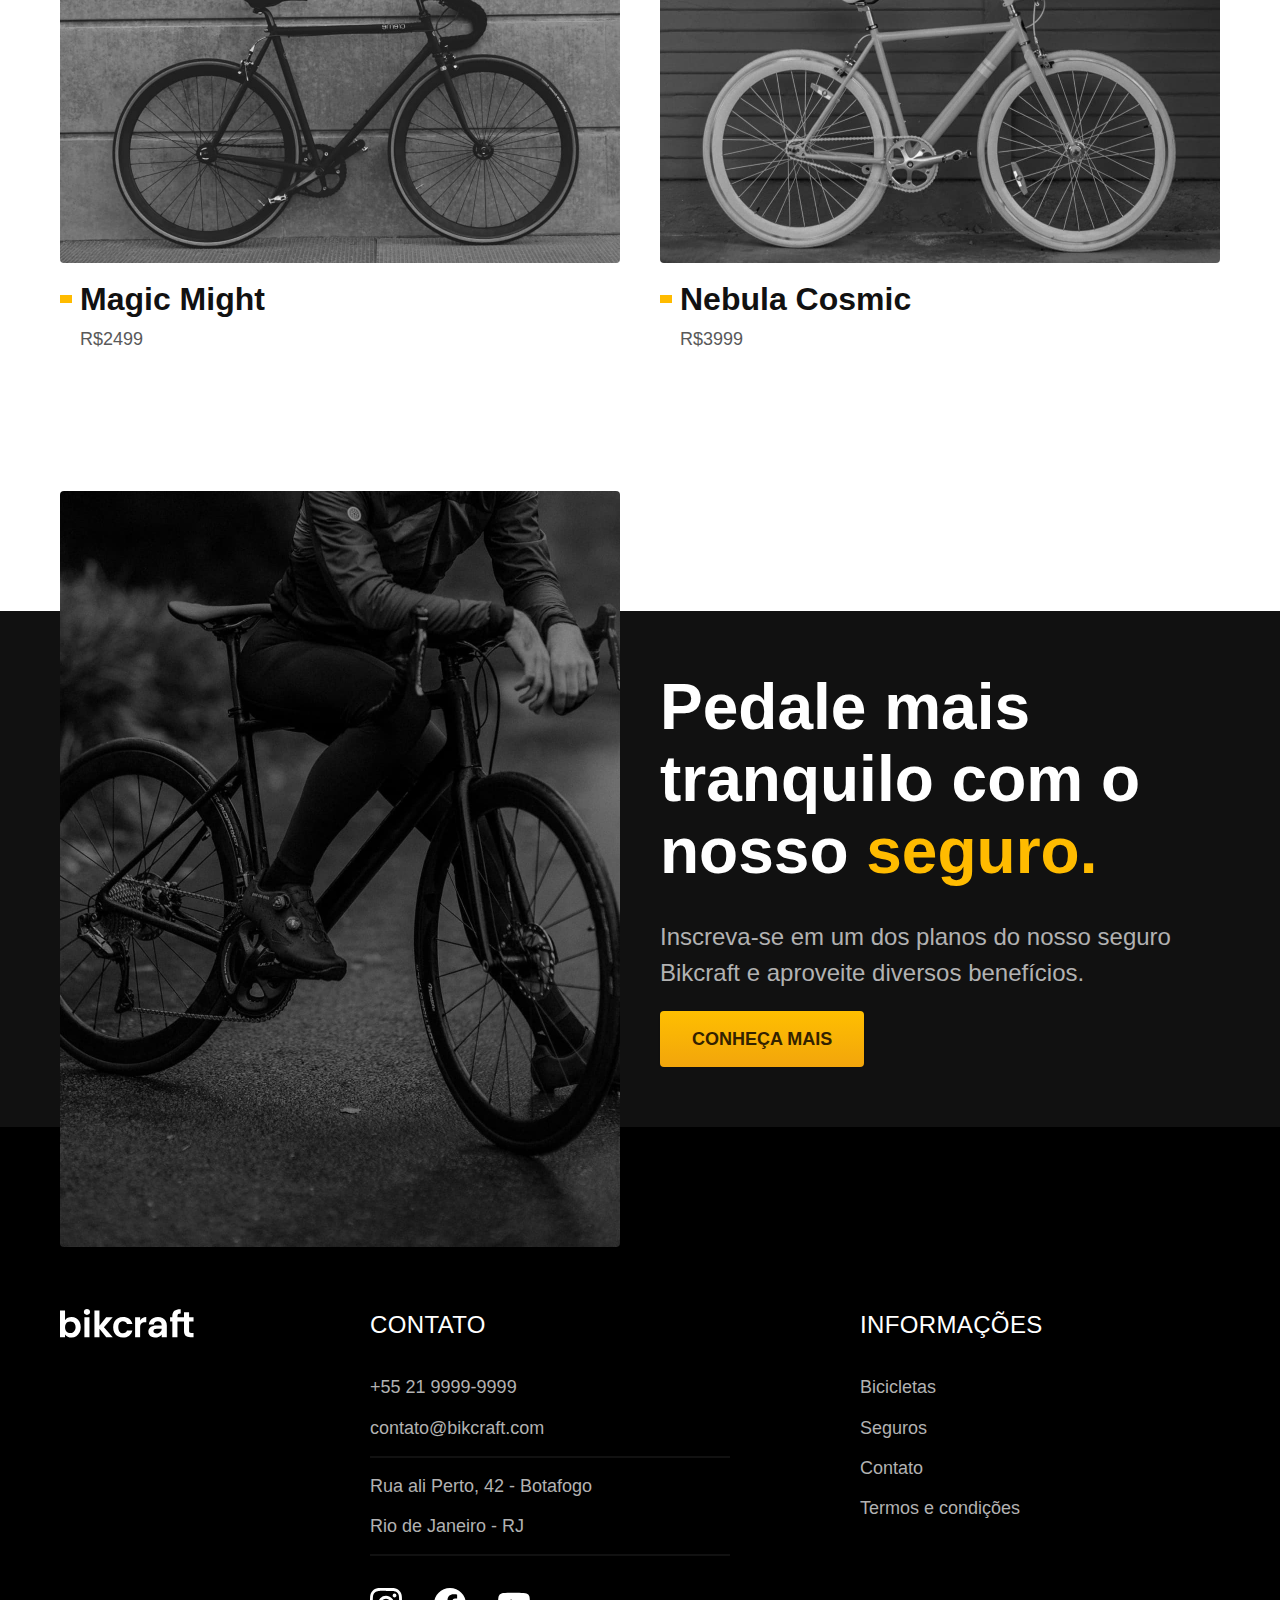
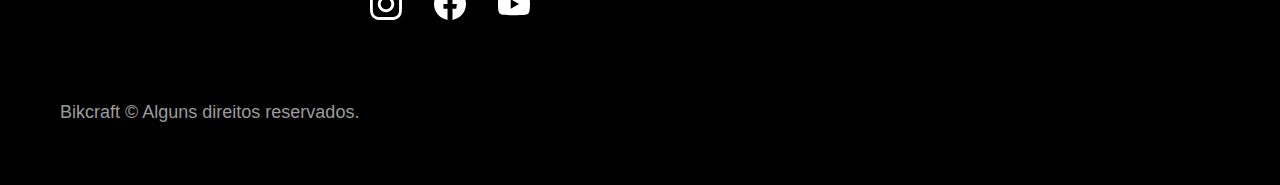
<file: bicicletas/nimbus.html>
<!DOCTYPE html>
<html lang="en">

<head>
  <meta charset="UTF-8">
  <meta http-equiv="X-UA-Compatible" content="IE=edge">
  <meta name="viewport" content="width=device-width, initial-scale=1.0">
  <meta name="terms" content="Descrição e informações sobre a bicicleta Ninbus">
  <title>Nimbus - Bikcraft</title>
  <link rel="icon" href="../favicon.svg" type="image/svg+xml">
  <link rel="stylesheet" href="../css/index.css">
  <script>
    document.documentElement.classList.add('js');
  </script>
</head>

<body id="bicicleta">
  <header class="header-bg">
    <div class="container header">
      <a href="./"><img class="logobikcraft" src="../img/bikcraft.svg" alt="logo bikcraft"></a>


      <nav aria-label="primaria">
        <ul class="header-menu font-1-m cor-0">
          <li><a href="../bicicletas.html">Bicicletas</a></li>
          <li><a href="../seguros.html">Seguros</a></li>
          <li><a href="../contato.html">Contato</a></li>
        </ul>
      </nav>
    </div>
  </header>

  <main class="titulo-bg">
    <div>
      <div class="container titulo">
        <p class="font-2-xl cor-5">R$ 4999</p>
        <h1 class="font-1-xxl cor-1">Nimbus Stark<span class="cor-p1">.</span></h1>
      </div>
    </div>
    <div class="bicicleta container">
      <div class="bicicleta-imagens">
        <img src="../img/bicicleta/nimbus1.jpg" alt="bicicleta preta">
        <img src="../img/bicicleta/nimbus2.jpg" alt="bicicleta preta com detalhes">
        <img src="../img/bicicleta/nimbus3.jpg" alt="bicicleta branca">
      </div>
      <div class="bicicleta-conteudo">
        <p class="font-2-l cor-5">A Nimbus Stark é a melhor Bikcraft já criada pela nossa equipe. Ela vem equipada com os melhores acessórios, o que garante maior velocidade.</p>
        <div class="bicicleta-comprar">
          <a class="botao" href="../orcamento.html?tipo=bikcraft&produto=nimbus"">Comprar Agora</a>
          <span class=" font-1-xs cor-6"><img src="../img/icones/entrega.svg" alt="">
            entrega em 5 dias</span>
            <span class="font-1-xs cor-6"><img src="../img/icones/estoque.svg" alt="">18 em estoque</span>
        </div>

        <h2 class="font-1-xs cor-0">Informações</h2>
        <ul class="bicicleta-informacoes">
          <li><img src="../img/icones/eletrica.svg" alt="">
            <h3 class="font-1-m cor-0">Motor elétrico</h3>
            <p class="font-2-xs cor-5">Permite você viajar distâncias inimaginaveis com a sua bike.</p>
          </li>
          <li><img src="../img/icones/velocidade.svg" alt="">
            <h3 class="font-1-m cor-0">40 km/h</h3>
            <p class="font-2-xs cor-5">A mais rápida bicicleta elétrica disponível hoje no mercado.</p>
          </li>
          <li><img src="../img/icones/rastreador.svg" alt="">
            <h3 class="font-1-m cor-0">Rastreador</h3>
            <p class="font-2-xs cor-5">Rastreador e sistema anti-furto para garantir o seu sossego.</p>
          </li>
          <li><img src="../img/icones/carbono.svg" alt="">
            <h3 class="font-1-m cor-0">Fibra de Carbono</h3>
            <p class="font-2-xs cor-5">Maior proteção possível para a sua Bikcraft com fibra de carbono.</p>
          </li>
        </ul>
        <h2 class="font-1-xs cor-0">Ficha técnica</h2>
        <ul class="bicicleta-ficha font-2-s cor-4">
          <li>Peso <span>9kg</span></li>
          <li>Altura <span>60 cm</span></li>
          <li>Largura <span>120 cm</span></li>
          <li>Profundidade <span>10 cm</span></li>
          <li>Marchas <span>16</span></li>
          <li>Roda <span>29</span></li>
        </ul>
      </div>
    </div>


  </main>
  <article class="bicicletas-lista container">
    <h2 class="font-1-xxl">escolha a sua<span class="cor-p1">.</span></h2>

    <ul class="bicicletas-lista-item">

      <li>
        <a href="../bicicletas/magic.html">
          <img src="../img/bicicletas/magic.jpg" alt="Bicicleta preta">
          <h3 class="font-1-xl">Magic Might</h3>
          <span class="font-2-m cor-8">R$2499</span>
        </a>
      </li>
      <li>
        <a href="../bicicletas/nebula.html">
          <img src="../img/bicicletas/nebula.jpg" alt="Bicicleta preta">
          <h3 class="font-1-xl">Nebula Cosmic</h3>
          <span class="font-2-m cor-8">R$3999</span>
        </a>
      </li>
    </ul>
  </article>
  <article class="bicicleta-seguro-bg">
    <div class="bicicleta-seguro container">
      <div class="bicicleta-seguro-imagem">
        <img src="../img/fotos/seguros.jpg" alt="pessoa parada em cima de uma bicicleta">
      </div>
      <div class="bicicleta-seguro-conteudo">
        <h2 class="font-1-xxl cor-0">Pedale mais tranquilo com o nosso <span class="cor-p1">seguro.</h3>
            <p class="font-2-l cor-5">Inscreva-se em um dos planos do nosso seguro Bikcraft e aproveite diversos benefícios.</p>
            <a class="botao" href="../seguros.html">Conheça Mais</a>
      </div>
    </div>

  </article>

  <footer class="footer-bg">
    <div class="footer container">
      <img src="../img/bikcraft.svg" alt="Bikcraft">

      <div class="footer-contato">
        <h3 class="font-2-l-b cor-0">Contato</h3>
        <ul class="cor-5 font-2-m">
          <li><a href="tel:+552199999999">+55 21 9999-9999</a></li>
          <li><a href="mailto:contato@bikcraft.com">contato@bikcraft.com</a></li>
          <li>Rua ali Perto, 42 - Botafogo</li>
          <li>Rio de Janeiro - RJ</li>
        </ul>
        <div class="footer-redes">
          <a href="./">
            <img src="../img/redes/instagram.svg" alt="Instagram">
          </a>
          <a href="./">
            <img src="../img/redes/facebook.svg" alt="Facebook">
          </a>
          <a href="./">
            <img src="../img/redes/youtube.svg" alt="Youtube">
          </a>
        </div>
      </div>

      <div class="footer-informacoes">
        <h3 class="font-2-l-b cor-0">INFORMAÇÕES</h3>
        <nav>
          <ul class="font-1-m cor-5">
            <li><a href="../bicicletas.html">Bicicletas</a></li>
            <li><a href="../seguros.html">Seguros</a></li>
            <li><a href="../contato.html">Contato</a></li>
            <li><a href="../termos.html">Termos e condições</a></li>
          </ul>
        </nav>
      </div>
      <p class="footer-copy font-2-m cor-6">Bikcraft © Alguns direitos reservados.</p>
    </div>
  </footer>
  <script src="../js/script.js"></script>

</body>

</html>
</file>
<file: css/index.css>
@import "./global/global.css";
@import "./utilidades/tipografia.css";
@import "./utilidades/cores.css";
@import "./global/header.css";
@import "./global/footer.css";
@import "./home/introducao.css";
@import "./home/tecnologia.css";
@import "./home/parceiros.css";
@import "./home/depoimento.css";
@import "./seguros/seguros.css";
@import "./utilidades/componentes.css";
@import "./utilidades/formulario.css";
@import "./utilidades/animacao.css";
@import "./bicicletas/bicicletas-lista.css";
@import "./bicicleta/bicicleta.css";
@import "./bicicleta/seguro.css";
@import "./seguros/vantagens.css";
@import "./seguros/perguntas.css";
@import "./bicicletas-page/bicicletas-page.css";
@import "./termos/termos.css";
@import "./contato/contato.css";
@import "./contato/lojas.css";
@import "./orcamento/orcamento.css";
</file>
